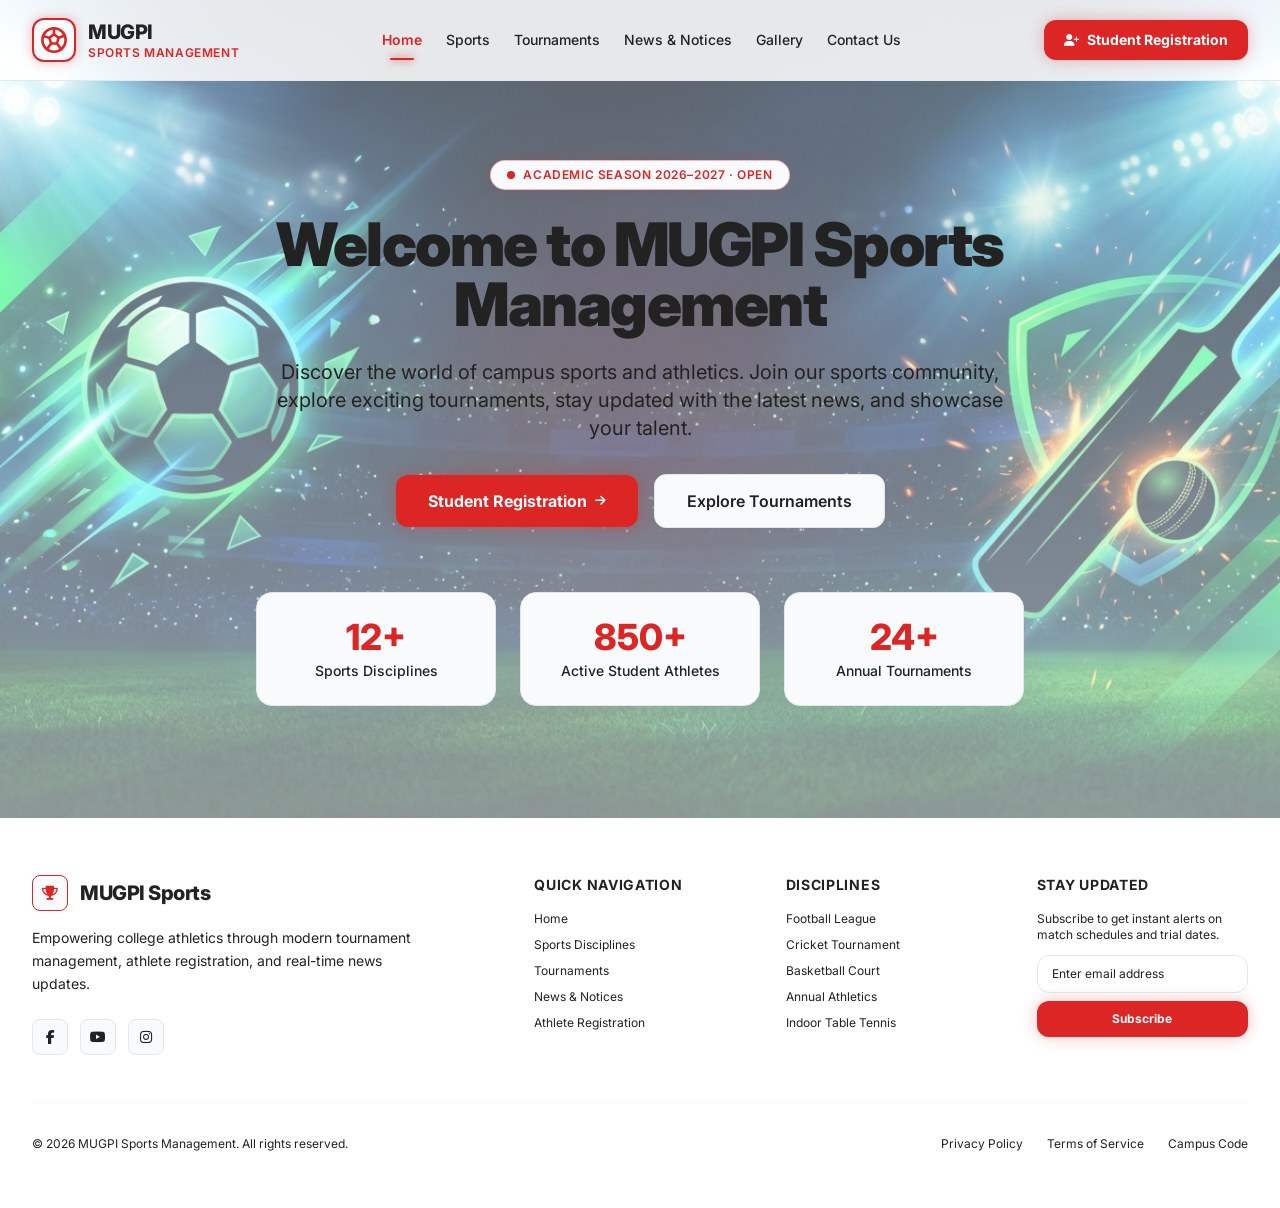
<file: index.html>
<!DOCTYPE html>
<html lang="en">
<head>
  <meta charset="UTF-8" />
  <meta name="viewport" content="width=device-width, initial-scale=1.0" />

  <meta name="description" content="MUGPI Sports Management – The official college sports platform for teams, tournaments, news, gallery, and student athlete registration." />

  <title>MUGPI Sports Management | Campus Athletics &amp; Tournaments</title>

  <!-- Bootstrap 5 -->
  <link rel="stylesheet" href="https://cdn.jsdelivr.net/npm/bootstrap@5.3.3/dist/css/bootstrap.min.css" />

  <!-- Font Awesome -->
  <link rel="stylesheet" href="https://cdnjs.cloudflare.com/ajax/libs/font-awesome/6.4.0/css/all.min.css" />

  <!-- Google Font -->
  <link rel="preconnect" href="https://fonts.googleapis.com" />
  <link rel="preconnect" href="https://fonts.gstatic.com" crossorigin />

  <link href="https://fonts.googleapis.com/css2?family=Inter:wght@300;400;500;600;700;800;900&display=swap" rel="stylesheet" />

  <!-- Custom CSS -->
  <link rel="stylesheet" href="css/style.css" />
  <link rel="stylesheet" href="css/responsive.css" />

</head>

<body>

  <!-- HEADER / NAVIGATION -->
  <header id="main-header" class="site-header">

    <div class="header-inner">

      <!-- BRAND -->
      <a href="index.html" class="brand" aria-label="MUGPI Sports Management Home">

        <div class="brand-logo">
          <svg viewBox="0 0 24 24" fill="none" stroke="currentColor"
            stroke-width="2.2" stroke-linecap="round" stroke-linejoin="round">

            <path d="M12 22C17.5228 22 22 17.5228 22 12C22 6.47715 17.5228 2 12 2C6.47715 2 2 6.47715 2 12C2 17.5228 6.47715 22 12 22Z"/>

            <path d="m12 7 4 3-1.5 5h-5L8 10z"/>

            <path d="M12 2v5M16 10l4.3-1.4M14.5 15l2.7 3.6M9.5 15l-2.7 3.6M8 10l-4.3-1"/>
          </svg>
        </div>

        <div class="brand-text">
          <span class="brand-name">MUGPI</span>
          <span class="brand-sub">Sports Management</span>
        </div>

      </a>


      <!-- DESKTOP NAVIGATION -->
      <nav class="main-nav" aria-label="Desktop Navigation">

        <a href="index.html" class="nav-item-link active" aria-current="page">Home</a>

        <a href="sports.html" class="nav-item-link">Sports</a>

        <a href="tournament.html" class="nav-item-link">Tournaments</a>

        <a href="news.html" class="nav-item-link">News &amp; Notices</a>

        <a href="gallery.html" class="nav-item-link">Gallery</a>

        <a href="about.html" class="nav-item-link">Contact Us</a>

      </nav>


      <!-- HEADER BUTTON -->
      <div class="header-cta">

        <a href="registration.html" class="neon-btn">
          <i class="fas fa-user-plus"></i>
          <span>Student Registration</span>
        </a>

      </div>


      <!-- MOBILE MENU BUTTON -->
      <button id="mobile-menu-btn"
        class="menu-btn"
        type="button"
        aria-label="Toggle Navigation Menu"
        aria-expanded="false">

        <i id="hamburger-icon" class="fas fa-bars"></i>

      </button>

    </div>

  </header>


  <!-- MOBILE NAVIGATION DRAWER -->
  <div id="mobile-drawer" class="mobile-drawer">

    <div>

      <div class="drawer-top">

        <span class="drawer-title">Navigation</span>

        <button id="close-drawer-btn"
          class="drawer-close"
          type="button"
          aria-label="Close menu">

          <i class="fas fa-times"></i>

        </button>

      </div>


      <!-- MOBILE LINKS -->
      <nav class="drawer-nav" aria-label="Mobile Navigation">

        <a href="index.html" class="mobile-nav-link">
          <i class="fas fa-home"></i>
          <span>Home</span>
        </a>

        <a href="sports.html" class="mobile-nav-link">
          <i class="fas fa-futbol"></i>
          <span>Sports</span>
        </a>

        <a href="tournament.html" class="mobile-nav-link">
          <i class="fas fa-trophy"></i>
          <span>Tournaments</span>
        </a>

        <a href="news.html" class="mobile-nav-link">
          <i class="fas fa-bullhorn"></i>
          <span>News &amp; Notices</span>
        </a>

        <a href="gallery.html" class="mobile-nav-link">
          <i class="fas fa-images"></i>
          <span>Gallery</span>
        </a>

        <a href="about.html" class="mobile-nav-link">
          <i class="fas fa-info-circle"></i>
          <span>About Us</span>
        </a>

      </nav>

    </div>


    <!-- DRAWER BUTTON -->
    <div class="drawer-bottom">

      <a href="registration.html" class="drawer-cta neon-btn">
        <i class="fas fa-user-plus"></i>
        Register Now
      </a>

    </div>

  </div>


  <!-- MOBILE BACKDROP -->
  <div id="mobile-backdrop" class="mobile-backdrop"></div>


  <!-- MAIN CONTENT -->
  <main id="main-content" class="site-main">


    <!-- HERO SECTION -->
    <section id="home" class="hero">

      <!-- HERO LOGO IMAGE -->
      <!-- <img
        src="css/m.jpg"
        alt="MUGPI Sports Management Logo"
        class="hero-logo"
      /> -->


      <!-- BACKGROUND GLOW -->
      <div class="hero-glow hero-glow--green"></div>

      <div class="hero-glow hero-glow--blue"></div>


      <div class="site-container hero-inner">

        <div class="hero-content text-center">


          <!-- ACADEMIC BADGE -->
          <div class="hero-badge">

            <span class="hero-badge-dot"></span>

            <span>Academic Season 2026–2027 · Open</span>

          </div>


          <!-- HERO TITLE -->
          <h1 class="hero-title">
            Welcome to MUGPI Sports Management
          </h1>


          <!-- HERO DESCRIPTION -->
          <p class="hero-lead">
            Discover the world of campus sports and athletics.
            Join our sports community, explore exciting tournaments,
            stay updated with the latest news, and showcase your talent.
          </p>


          <!-- HERO BUTTONS -->
          <div class="hero-actions">

            <a href="registration.html" class="neon-btn btn-neon-lg">

              <span>Student Registration</span>

              <i class="fas fa-arrow-right"></i>

            </a>


            <a href="tournament.html" class="btn-ghost-dark">

              Explore Tournaments

            </a>

          </div>


          <!-- STATISTICS -->
          <div class="stats-grid">


            <div class="stat-card text-center neon-border-hover">

              <div class="stat-number" id="stat-sports">
                12+
              </div>

              <div class="stat-label">
                Sports Disciplines
              </div>

            </div>


            <div class="stat-card text-center neon-border-hover">

              <div class="stat-number" id="stat-athletes">
                850+
              </div>

              <div class="stat-label">
                Active Student Athletes
              </div>

            </div>


            <div class="stat-card text-center neon-border-hover">

              <div class="stat-number" id="stat-events">
                24+
              </div>

              <div class="stat-label">
                Annual Tournaments
              </div>

            </div>


          </div>

        </div>

      </div>

    </section>

  </main>



  <!-- FOOTER -->
  <footer class="site-footer">

    <div class="site-container footer-inner">

      <div class="footer-grid">


        <!-- FOOTER BRAND -->
        <div class="footer-brand">

          <div class="footer-brand-row">

            <div class="footer-logo">
              <i class="fas fa-trophy"></i>
            </div>

            <span class="footer-brand-name">
              MUGPI Sports
            </span>

          </div>


          <p class="footer-about">
            Empowering college athletics through modern tournament
            management, athlete registration, and real-time news updates.
          </p>


          <!-- SOCIAL LINKS -->
          <div class="footer-social">

            <a href="#" aria-label="Facebook">
              <i class="fab fa-facebook-f"></i>
            </a>

            <a href="#" aria-label="YouTube">
              <i class="fab fa-youtube"></i>
            </a>

            <a href="#" aria-label="Instagram">
              <i class="fab fa-instagram"></i>
            </a>

          </div>

        </div>



        <!-- QUICK NAVIGATION -->
        <div>

          <h4 class="footer-heading">
            Quick Navigation
          </h4>

          <ul class="footer-links">

            <li><a href="index.html">Home</a></li>

            <li><a href="sports.html">Sports Disciplines</a></li>

            <li><a href="tournament.html">Tournaments</a></li>

            <li><a href="news.html">News &amp; Notices</a></li>

            <li><a href="registration.html">Athlete Registration</a></li>

          </ul>

        </div>



        <!-- DISCIPLINES -->
        <div>

          <h4 class="footer-heading">
            Disciplines
          </h4>

          <ul class="footer-links">

            <li><a href="sports.html">Football League</a></li>

            <li><a href="sports.html">Cricket Tournament</a></li>

            <li><a href="sports.html">Basketball Court</a></li>

            <li><a href="sports.html">Annual Athletics</a></li>

            <li><a href="sports.html">Indoor Table Tennis</a></li>

          </ul>

        </div>



        <!-- NEWSLETTER -->
        <div>

          <h4 class="footer-heading">
            Stay Updated
          </h4>

          <p class="footer-note">
            Subscribe to get instant alerts on match schedules and trial dates.
          </p>


          <form id="newsletter-form" class="newsletter-form">

            <input
              type="email"
              required
              placeholder="Enter email address"
              class="custom-input newsletter-input"
            />

            <button type="submit" class="neon-btn newsletter-btn">
              Subscribe
            </button>

          </form>

        </div>


      </div>



      <!-- FOOTER BOTTOM -->
      <div class="footer-bottom">

        <p>
          &copy; 2026 MUGPI Sports Management. All rights reserved.
        </p>


        <div class="footer-legal">

          <a href="#">Privacy Policy</a>

          <a href="#">Terms of Service</a>

          <a href="#">Campus Code</a>

        </div>

      </div>

    </div>

  </footer>



  <!-- JAVASCRIPT -->
  <script src="js/main.js"></script>

</body>
</html>
</file>
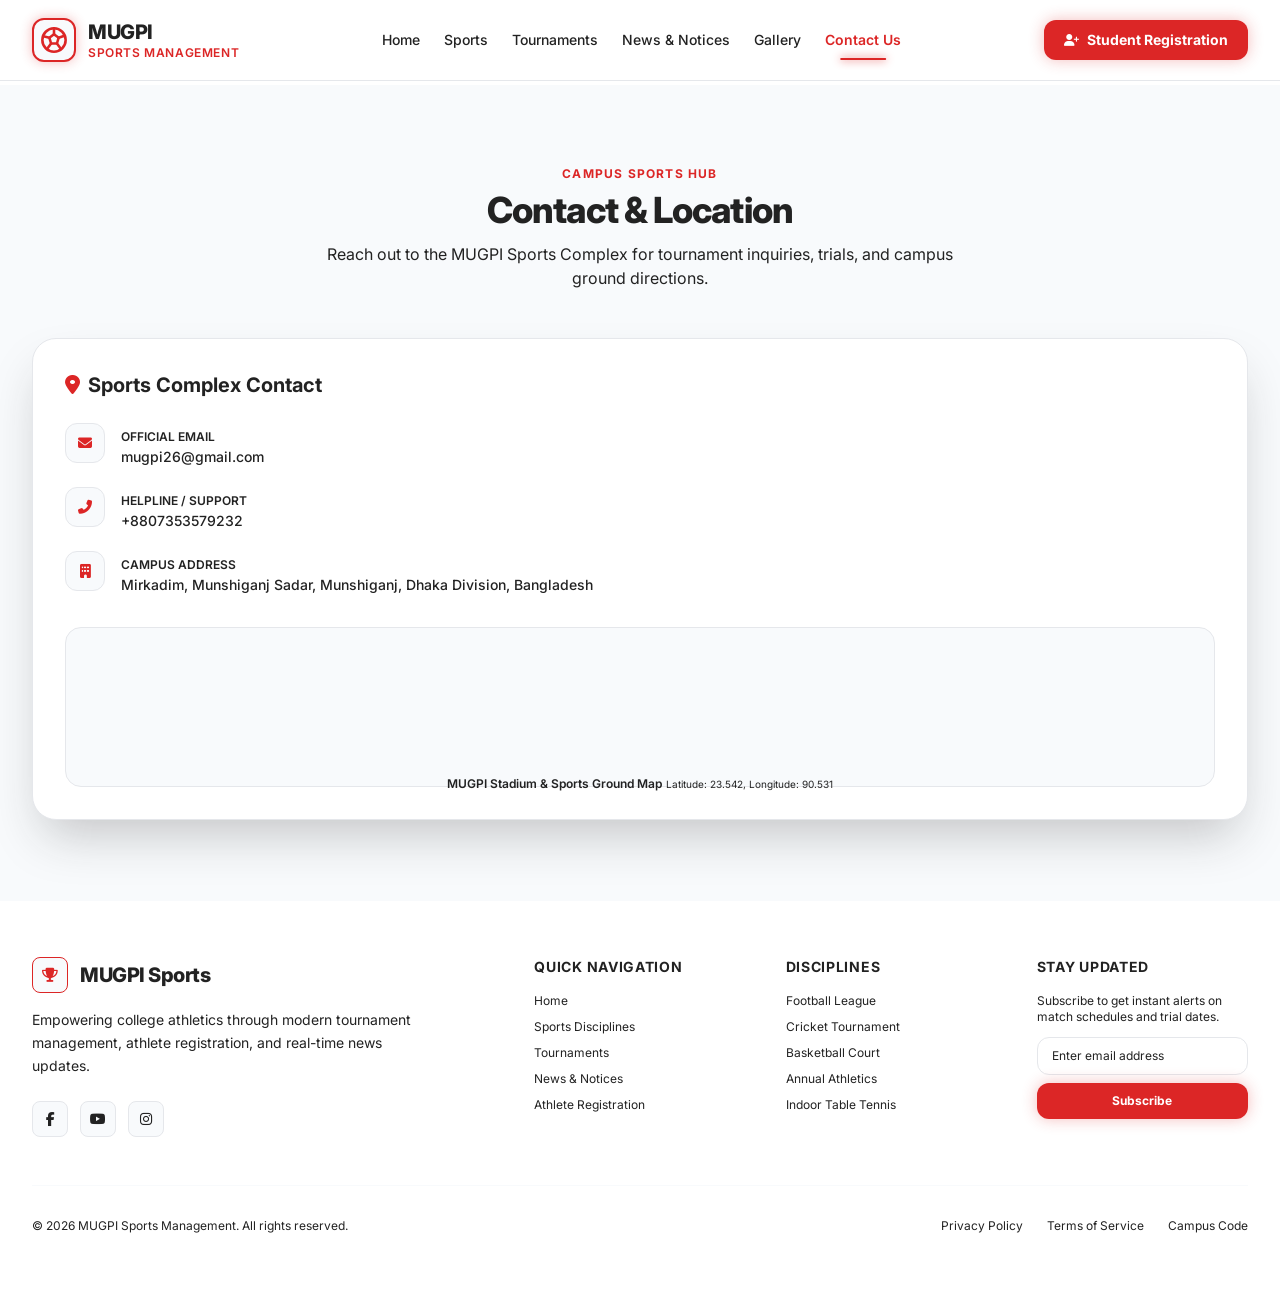
<file: about.html>
<!DOCTYPE html>
<html lang="en">
<head>
  <meta charset="UTF-8" />
  <meta name="viewport" content="width=device-width, initial-scale=1.0" />
  <meta name="description" content="MUGPI Sports Management – The official college sports platform for teams, tournaments, news, gallery, and student athlete registration." />
  <title>About Us | Campus Athletics &amp; Tournaments</title>

  <!-- Bootstrap 5 -->
  <link rel="stylesheet" href="https://cdn.jsdelivr.net/npm/bootstrap@5.3.3/dist/css/bootstrap.min.css" />
  <!-- Font Awesome Icons -->
  <link rel="stylesheet" href="https://cdnjs.cloudflare.com/ajax/libs/font-awesome/6.4.0/css/all.min.css" />
  <!-- Inter Google Font -->
  <link rel="preconnect" href="https://fonts.googleapis.com" />
  <link rel="preconnect" href="https://fonts.gstatic.com" crossorigin />
  <link href="https://fonts.googleapis.com/css2?family=Inter:wght@300;400;500;600;700;800;900&amp;display=swap" rel="stylesheet" />
  <!-- Site styles (loaded after Bootstrap so custom CSS takes priority) -->
  <link rel="stylesheet" href="css/style.css" />
  <link rel="stylesheet" href="css/responsive.css" />
</head>
<body class="inner-page">

  <!-- ===================== HEADER / NAVIGATION ===================== -->
  <header id="main-header" class="site-header">
    <div class="header-inner">

      <a href="index.html" class="brand" aria-label="MUGPI Sports Management Home">
        <div class="brand-logo">
          <svg viewBox="0 0 24 24" fill="none" stroke="currentColor" stroke-width="2.2" stroke-linecap="round" stroke-linejoin="round">
            <path d="M12 22C17.5228 22 22 17.5228 22 12C22 6.47715 17.5228 2 12 2C6.47715 2 2 6.47715 2 12C2 17.5228 6.47715 22 12 22Z"/>
            <path d="m12 7 4 3-1.5 5h-5L8 10z"/>
            <path d="M12 2v5M16 10l4.3-1.4M14.5 15l2.7 3.6M9.5 15l-2.7 3.6M8 10l-4.3-1"/>
          </svg>
        </div>
        <div class="brand-text">
          <span class="brand-name">MUGPI</span>
          <span class="brand-sub">Sports Management</span>
        </div>
      </a>

      <nav class="main-nav" aria-label="Desktop Navigation">
        <a href="index.html" class="nav-item-link">Home</a>
        <a href="sports.html" class="nav-item-link">Sports</a>
        <a href="tournament.html" class="nav-item-link">Tournaments</a>
        <a href="news.html" class="nav-item-link">News &amp; Notices</a>
        <a href="gallery.html" class="nav-item-link">Gallery</a>
        <a href="about.html" class="nav-item-link active" aria-current="page">Contact Us</a>
      </nav>

      <div class="header-cta">
        <a href="registration.html" class="neon-btn">
          <i class="fas fa-user-plus"></i>
          <span>Student Registration</span>
        </a>
      </div>

      <button id="mobile-menu-btn" class="menu-btn" type="button" aria-label="Toggle Navigation Menu" aria-expanded="false">
        <i id="hamburger-icon" class="fas fa-bars"></i>
      </button>
    </div>
  </header>

  <!-- Mobile Navigation Drawer -->
  <div id="mobile-drawer" class="mobile-drawer">
    <div>
      <div class="drawer-top">
        <span class="drawer-title">Navigation</span>
        <button id="close-drawer-btn" class="drawer-close" type="button" aria-label="Close menu">
          <i class="fas fa-times"></i>
        </button>
      </div>
      <nav class="drawer-nav" aria-label="Mobile Navigation">
        <a href="index.html" class="mobile-nav-link">
          <i class="fas fa-home"></i>
          <span>Home</span>
        </a>
        <a href="sports.html" class="mobile-nav-link">
          <i class="fas fa-futbol"></i>
          <span>Sports</span>
        </a>
        <a href="tournament.html" class="mobile-nav-link">
          <i class="fas fa-trophy"></i>
          <span>Tournaments</span>
        </a>
        <a href="news.html" class="mobile-nav-link">
          <i class="fas fa-bullhorn"></i>
          <span>News &amp; Notices</span>
        </a>
        <a href="gallery.html" class="mobile-nav-link">
          <i class="fas fa-images"></i>
          <span>Gallery</span>
        </a>
        <a href="about.html" class="mobile-nav-link">
          <i class="fas fa-info-circle"></i>
          <span>About Us</span>
        </a>
      </nav>
    </div>

    <div class="drawer-bottom">
      <a href="registration.html" class="drawer-cta neon-btn">
        <i class="fas fa-user-plus"></i>Register Now
      </a>
    </div>
  </div>

  <!-- Mobile Backdrop -->
  <div id="mobile-backdrop" class="mobile-backdrop"></div>

  <main id="main-content" class="site-main">

    <!-- CENTERED CONTACT SECTION -->
    <section id="about-us" class="page-section bg-about">
      <div class="site-container">

        <div class="section-head section-head--md">
          <p class="eyebrow">Campus Sports Hub</p>
          <h1 class="section-title section-title--responsive">Contact &amp; Location</h1>
          <p class="section-desc">Reach out to the MUGPI Sports Complex for tournament inquiries, trials, and campus ground directions.</p>
        </div>

        <div class="contact-center-wrap">
          <div class="contact-card contact-card--centered">
            <h2 class="contact-title">
              <i class="fas fa-map-marker-alt"></i>
              <span>Sports Complex Contact</span>
            </h2>

            <div class="contact-list">
              <div class="contact-row">
                <div class="contact-icon">
                  <i class="fas fa-envelope"></i>
                </div>
                <div>
                  <span class="contact-label">Official Email</span>
                  <p class="contact-value">mugpi26@gmail.com</p>
                </div>
              </div>

              <div class="contact-row">
                <div class="contact-icon">
                  <i class="fas fa-phone-alt"></i>
                </div>
                <div>
                  <span class="contact-label">Helpline / Support</span>
                  <p class="contact-value">+8807353579232</p>
                </div>
              </div>

              <div class="contact-row">
                <div class="contact-icon">
                  <i class="fas fa-building"></i>
                </div>
                <div>
                  <span class="contact-label">Campus Address</span>
                  <p class="contact-value">Mirkadim, Munshiganj Sadar, Munshiganj, Dhaka Division, Bangladesh</p>
                </div>
              </div>
            </div>

            <div class="map-box map-box--embed">
              <iframe
                src="https://www.google.com/maps/embed?pb=!1m18!1m12!1m3!1d3656.9833406626367!2d90.48588219999999!3d23.569041799999997!2m3!1f0!2f0!3f0!3m2!1i1024!2i768!4f13.1!3m3!1m2!1s0x3755afd4fdfaf20d%3A0x6cf0a23eb7ac2445!2sMunshiganj%20Polytechnic%20Institute!5e0!3m2!1sen!2sbd!4v1794914520720!5m2!1sen!2sbd"
                width="100%"
                height="240"
                style="border:0;"
                allowfullscreen=""
                loading="lazy"
                referrerpolicy="strict-origin-when-cross-origin"
                title="MUGPI Stadium &amp; Sports Ground Map">
              </iframe>
              <div class="map-meta">
                <span class="map-title">MUGPI Stadium &amp; Sports Ground Map</span>
                <span class="map-coords">Latitude: 23.542, Longitude: 90.531</span>
              </div>
            </div>
          </div>
        </div>

      </div>
    </section>

  </main>

  <!-- ===================== FOOTER ===================== -->
  <footer class="site-footer">
    <div class="site-container footer-inner">
      <div class="footer-grid">

        <div class="footer-brand">
          <div class="footer-brand-row">
            <div class="footer-logo"><i class="fas fa-trophy"></i></div>
            <span class="footer-brand-name">MUGPI Sports</span>
          </div>
          <p class="footer-about">
            Empowering college athletics through modern tournament management, athlete registration, and real-time news updates.
          </p>
          <div class="footer-social">
            <a href="#" aria-label="Facebook"><i class="fab fa-facebook-f"></i></a>
            <a href="#" aria-label="YouTube"><i class="fab fa-youtube"></i></a>
            <a href="#" aria-label="Instagram"><i class="fab fa-instagram"></i></a>
          </div>
        </div>

        <div>
          <h4 class="footer-heading">Quick Navigation</h4>
          <ul class="footer-links">
            <li><a href="index.html">Home</a></li>
            <li><a href="sports.html">Sports Disciplines</a></li>
            <li><a href="tournament.html">Tournaments</a></li>
            <li><a href="news.html">News &amp; Notices</a></li>
            <li><a href="registration.html">Athlete Registration</a></li>
          </ul>
        </div>

        <div>
          <h4 class="footer-heading">Disciplines</h4>
          <ul class="footer-links">
            <li><a href="sports.html">Football League</a></li>
            <li><a href="sports.html">Cricket Tournament</a></li>
            <li><a href="sports.html">Basketball Court</a></li>
            <li><a href="sports.html">Annual Athletics</a></li>
            <li><a href="sports.html">Indoor Table Tennis</a></li>
          </ul>
        </div>

        <div>
          <h4 class="footer-heading">Stay Updated</h4>
          <p class="footer-note">Subscribe to get instant alerts on match schedules and trial dates.</p>
          <form id="newsletter-form" class="newsletter-form">
            <input type="email" required placeholder="Enter email address" class="custom-input newsletter-input" />
            <button type="submit" class="neon-btn newsletter-btn">Subscribe</button>
          </form>
        </div>

      </div>

      <div class="footer-bottom">
        <p>&copy; 2026 MUGPI Sports Management. All rights reserved.</p>
        <div class="footer-legal">
          <a href="#">Privacy Policy</a>
          <a href="#">Terms of Service</a>
          <a href="#">Campus Code</a>
        </div>
      </div>
    </div>
  </footer>

  <script src="js/main.js"></script>
</body>
</html>
</file>
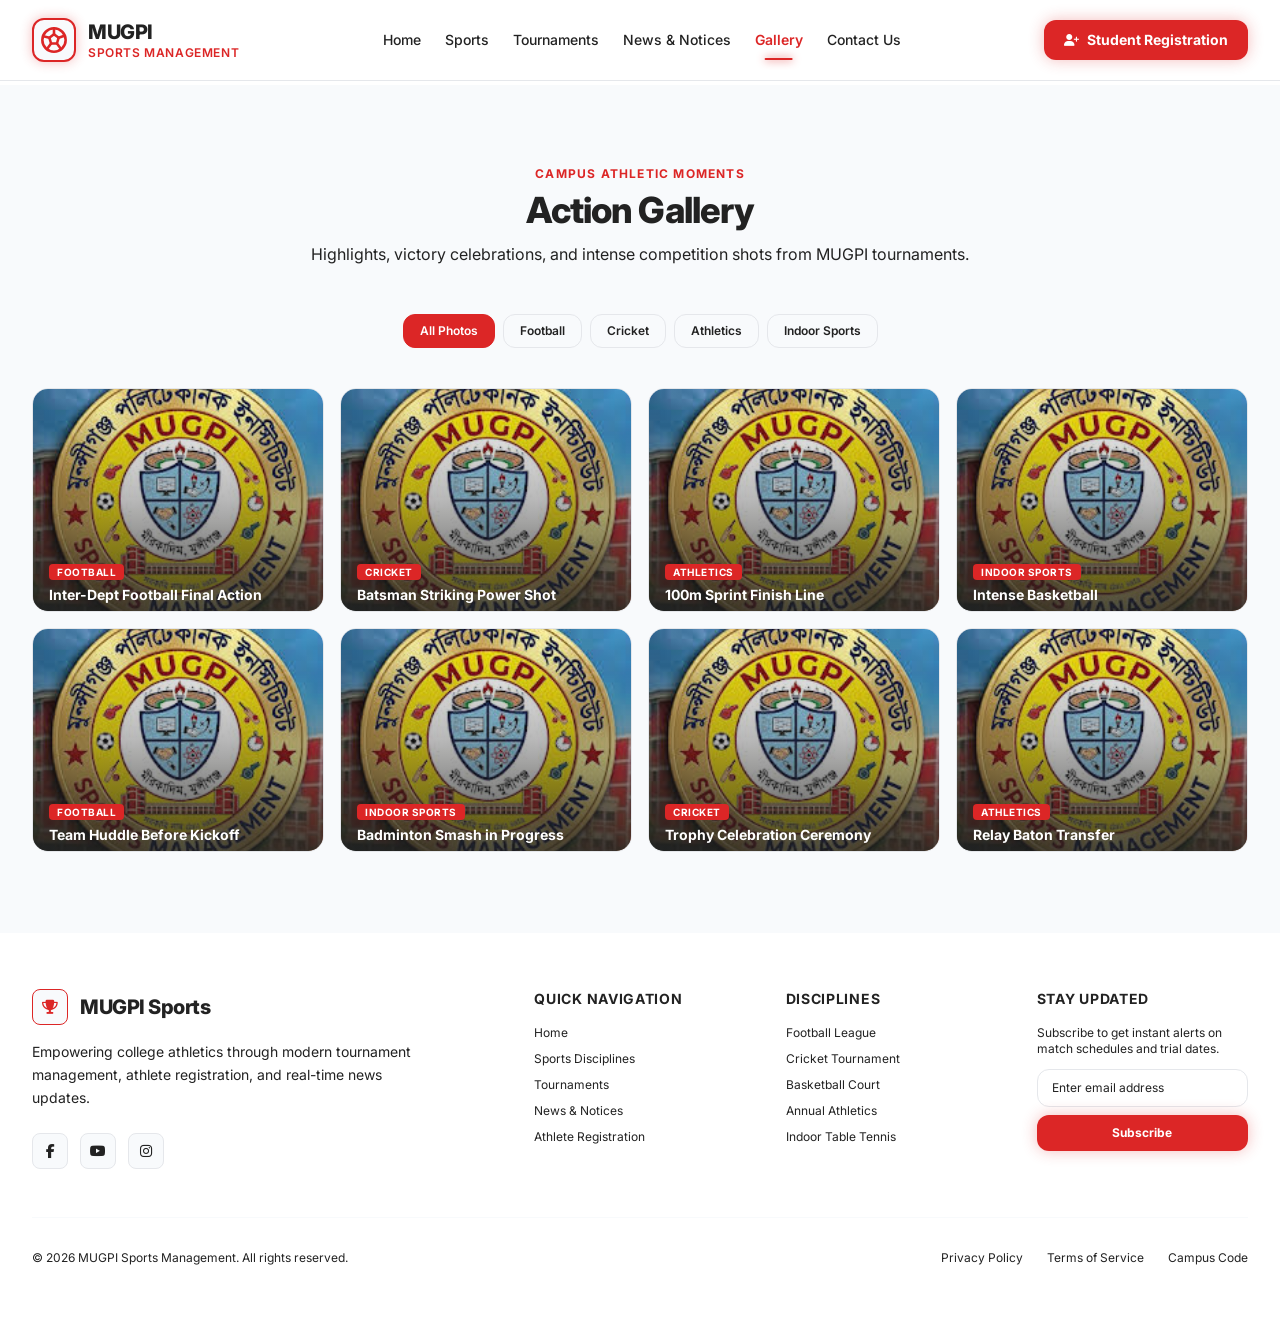
<file: gallery.html>
<!DOCTYPE html>
<html lang="en">
<head>
  <meta charset="UTF-8" />
  <meta name="viewport" content="width=device-width, initial-scale=1.0" />
  <meta name="description" content="MUGPI Sports Management – The official college sports platform for teams, tournaments, news, gallery, and student athlete registration." />
  <title>Gallery | Campus Athletics &amp; Tournaments</title>

  <!-- Bootstrap 5 -->
  <link rel="stylesheet" href="https://cdn.jsdelivr.net/npm/bootstrap@5.3.3/dist/css/bootstrap.min.css" />

  <!-- Font Awesome Icons -->
  <link rel="stylesheet" href="https://cdnjs.cloudflare.com/ajax/libs/font-awesome/6.4.0/css/all.min.css" />

  <!-- Inter Google Font -->
  <link rel="preconnect" href="https://fonts.googleapis.com" />
  <link rel="preconnect" href="https://fonts.gstatic.com" crossorigin />
  <link href="https://fonts.googleapis.com/css2?family=Inter:wght@300;400;500;600;700;800;900&amp;display=swap" rel="stylesheet" />

  <!-- Site Styles -->
  <link rel="stylesheet" href="css/style.css" />
  <link rel="stylesheet" href="css/responsive.css" />
</head>

<body class="inner-page">

  <!-- HEADER / NAVIGATION -->
  <header id="main-header" class="site-header">
    <div class="header-inner">

      <a href="index.html" class="brand" aria-label="MUGPI Sports Management Home">
        <div class="brand-logo">
          <svg viewBox="0 0 24 24" fill="none" stroke="currentColor" stroke-width="2.2" stroke-linecap="round" stroke-linejoin="round">
            <path d="M12 22C17.5228 22 22 17.5228 22 12C22 6.47715 17.5228 2 12 2C6.47715 2 2 6.47715 2 12C2 17.5228 6.47715 22 12 22Z"/>
            <path d="m12 7 4 3-1.5 5h-5L8 10z"/>
            <path d="M12 2v5M16 10l4.3-1.4M14.5 15l2.7 3.6M9.5 15l-2.7 3.6M8 10l-4.3-1"/>
          </svg>
        </div>

        <div class="brand-text">
          <span class="brand-name">MUGPI</span>
          <span class="brand-sub">Sports Management</span>
        </div>
      </a>

      <nav class="main-nav" aria-label="Desktop Navigation">
        <a href="index.html" class="nav-item-link">Home</a>
        <a href="sports.html" class="nav-item-link">Sports</a>
        <a href="tournament.html" class="nav-item-link">Tournaments</a>
        <a href="news.html" class="nav-item-link">News &amp; Notices</a>
        <a href="gallery.html" class="nav-item-link active" aria-current="page">Gallery</a>
        <a href="about.html" class="nav-item-link">Contact Us</a>
      </nav>

      <div class="header-cta">
        <a href="registration.html" class="neon-btn">
          <i class="fas fa-user-plus"></i>
          <span>Student Registration</span>
        </a>
      </div>

      <button id="mobile-menu-btn" class="menu-btn" type="button" aria-label="Toggle Navigation Menu" aria-expanded="false">
        <i id="hamburger-icon" class="fas fa-bars"></i>
      </button>

    </div>
  </header>

  <!-- Mobile Navigation Drawer -->
  <div id="mobile-drawer" class="mobile-drawer">
    <div>
      <div class="drawer-top">
        <span class="drawer-title">Navigation</span>
        <button id="close-drawer-btn" class="drawer-close" type="button" aria-label="Close menu">
          <i class="fas fa-times"></i>
        </button>
      </div>

      <nav class="drawer-nav" aria-label="Mobile Navigation">
        <a href="index.html" class="mobile-nav-link">
          <i class="fas fa-home"></i>
          <span>Home</span>
        </a>

        <a href="sports.html" class="mobile-nav-link">
          <i class="fas fa-futbol"></i>
          <span>Sports</span>
        </a>

        <a href="tournament.html" class="mobile-nav-link">
          <i class="fas fa-trophy"></i>
          <span>Tournaments</span>
        </a>

        <a href="news.html" class="mobile-nav-link">
          <i class="fas fa-bullhorn"></i>
          <span>News &amp; Notices</span>
        </a>

        <a href="gallery.html" class="mobile-nav-link">
          <i class="fas fa-images"></i>
          <span>Gallery</span>
        </a>

        <a href="about.html" class="mobile-nav-link">
          <i class="fas fa-info-circle"></i>
          <span>About Us</span>
        </a>
      </nav>
    </div>

    <div class="drawer-bottom">
      <a href="registration.html" class="drawer-cta neon-btn">
        <i class="fas fa-user-plus"></i>Register Now
      </a>
    </div>
  </div>

  <!-- Mobile Backdrop -->
  <div id="mobile-backdrop" class="mobile-backdrop"></div>

  <main id="main-content" class="site-main">

    <!-- GALLERY SECTION -->
    <section id="gallery" class="page-section bg-gallery">
      <div class="site-container">

        <div class="section-head text-center section-head--md">
          <p class="eyebrow">Campus Athletic Moments</p>
          <h2 class="section-title section-title--responsive">Action Gallery</h2>
          <p class="section-desc">
            Highlights, victory celebrations, and intense competition shots from MUGPI tournaments.
          </p>
        </div>

        <!-- Gallery Filters -->
        <div class="gallery-filters" id="gallery-filter-btns">
          <button type="button" data-cat="all" class="filter-btn gallery-cat-btn active">All Photos</button>
          <button type="button" data-cat="football" class="filter-btn gallery-cat-btn">Football</button>
          <button type="button" data-cat="cricket" class="filter-btn gallery-cat-btn">Cricket</button>
          <button type="button" data-cat="athletics" class="filter-btn gallery-cat-btn">Athletics</button>
          <button type="button" data-cat="indoor" class="filter-btn gallery-cat-btn">Indoor Sports</button>
        </div>

        <!-- Gallery Images -->
        <div id="gallery-grid-container" class="gallery-grid">

          <div class="gallery-item" role="button" tabindex="0"
            data-category="football"
            data-img="mupi.jpg"
            data-title="Inter-Dept Football Final Action"
            data-tag="Football">

            <img src="mupi.jpg" alt="Inter-Dept Football Final Action" loading="lazy" class="gallery-img" />
            <div class="gallery-overlay"></div>
            <div class="gallery-caption">
              <span class="gallery-tag">Football</span>
              <h4 class="gallery-name">Inter-Dept Football Final Action</h4>
            </div>
          </div>

          <div class="gallery-item" role="button" tabindex="0"
            data-category="cricket"
            data-img="mupi.jpg"
            data-title="Batsman Striking Power Shot"
            data-tag="Cricket">

            <img src="mupi.jpg" alt="Batsman Striking Power Shot" loading="lazy" class="gallery-img" />
            <div class="gallery-overlay"></div>
            <div class="gallery-caption">
              <span class="gallery-tag">Cricket</span>
              <h4 class="gallery-name">Batsman Striking Power Shot</h4>
            </div>
          </div>

          <div class="gallery-item" role="button" tabindex="0"
            data-category="athletics"
            data-img="mupi.jpg"
            data-title="100m Sprint Finish Line"
            data-tag="Athletics">

            <img src="mupi.jpg" alt="100m Sprint Finish Line" loading="lazy" class="gallery-img" />
            <div class="gallery-overlay"></div>
            <div class="gallery-caption">
              <span class="gallery-tag">Athletics</span>
              <h4 class="gallery-name">100m Sprint Finish Line</h4>
            </div>
          </div>

          <div class="gallery-item" role="button" tabindex="0"
            data-category="indoor"
            data-img="mupi.jpg"
            data-title="Intense Basketball Slam Dunk"
            data-tag="Indoor Sports">

            <img src="mupi.jpg" alt="Intense Basketball Slam Dunk" loading="lazy" class="gallery-img" />
            <div class="gallery-overlay"></div>
            <div class="gallery-caption">
              <span class="gallery-tag">Indoor Sports</span>
              <h4 class="gallery-name">Intense Basketball </h4>
            </div>
          </div>

          <div class="gallery-item" role="button" tabindex="0"
            data-category="football"
            data-img="mupi.jpg"
            data-title="Team Huddle Before Kickoff"
            data-tag="Football">

            <img src="mupi.jpg" alt="Team Huddle Before Kickoff" loading="lazy" class="gallery-img" />
            <div class="gallery-overlay"></div>
            <div class="gallery-caption">
              <span class="gallery-tag">Football</span>
              <h4 class="gallery-name">Team Huddle Before Kickoff</h4>
            </div>
          </div>

          <div class="gallery-item" role="button" tabindex="0"
            data-category="indoor"
            data-img="mupi.jpg"
            data-title="Badminton Smash in Progress"
            data-tag="Indoor Sports">

            <img src="mupi.jpg" alt="Badminton Smash in Progress" loading="lazy" class="gallery-img" />
            <div class="gallery-overlay"></div>
            <div class="gallery-caption">
              <span class="gallery-tag">Indoor Sports</span>
              <h4 class="gallery-name">Badminton Smash in Progress</h4>
            </div>
          </div>

          <div class="gallery-item" role="button" tabindex="0"
            data-category="cricket"
            data-img="mupi.jpg"
            data-title="Trophy Celebration Ceremony"
            data-tag="Cricket">

            <img src="mupi.jpg" alt="Trophy Celebration Ceremony" loading="lazy" class="gallery-img" />
            <div class="gallery-overlay"></div>
            <div class="gallery-caption">
              <span class="gallery-tag">Cricket</span>
              <h4 class="gallery-name">Trophy Celebration Ceremony</h4>
            </div>
          </div>

          <div class="gallery-item" role="button" tabindex="0"
            data-category="athletics"
            data-img="mupi.jpg"
            data-title="Relay Baton Transfer"
            data-tag="Athletics">

            <img src="mupi.jpg" alt="Relay Baton Transfer" loading="lazy" class="gallery-img" />
            <div class="gallery-overlay"></div>
            <div class="gallery-caption">
              <span class="gallery-tag">Athletics</span>
              <h4 class="gallery-name">Relay Baton Transfer</h4>
            </div>
          </div>

        </div>
      </div>
    </section>

    <!-- LIGHTBOX MODAL FOR GALLERY -->
    <div id="gallery-modal" class="gallery-modal">
      <div class="gallery-modal-panel">

        <button id="close-modal-btn" class="gallery-modal-close" type="button" aria-label="Close preview">
          <i class="fas fa-times"></i>
        </button>

        <div class="gallery-modal-body">
          <img id="modal-img" alt="Gallery Preview" class="gallery-modal-img" />
        </div>

        <div class="gallery-modal-foot">
          <span id="modal-caption" class="gallery-modal-caption"></span>
          <span id="modal-tag" class="gallery-modal-tag"></span>
        </div>

      </div>
    </div>

  </main>

  <!-- FOOTER -->
  <footer class="site-footer">
    <div class="site-container footer-inner">
      <div class="footer-grid">

        <div class="footer-brand">
          <div class="footer-brand-row">
            <div class="footer-logo"><i class="fas fa-trophy"></i></div>
            <span class="footer-brand-name">MUGPI Sports</span>
          </div>

          <p class="footer-about">
            Empowering college athletics through modern tournament management, athlete registration, and real-time news updates.
          </p>

          <div class="footer-social">
            <a href="#" aria-label="Facebook"><i class="fab fa-facebook-f"></i></a>
            <a href="#" aria-label="YouTube"><i class="fab fa-youtube"></i></a>
            <a href="#" aria-label="Instagram"><i class="fab fa-instagram"></i></a>
          </div>
        </div>

        <div>
          <h4 class="footer-heading">Quick Navigation</h4>
          <ul class="footer-links">
            <li><a href="index.html">Home</a></li>
            <li><a href="sports.html">Sports Disciplines</a></li>
            <li><a href="tournament.html">Tournaments</a></li>
            <li><a href="news.html">News &amp; Notices</a></li>
            <li><a href="registration.html">Athlete Registration</a></li>
          </ul>
        </div>

        <div>
          <h4 class="footer-heading">Disciplines</h4>
          <ul class="footer-links">
            <li><a href="sports.html">Football League</a></li>
            <li><a href="sports.html">Cricket Tournament</a></li>
            <li><a href="sports.html">Basketball Court</a></li>
            <li><a href="sports.html">Annual Athletics</a></li>
            <li><a href="sports.html">Indoor Table Tennis</a></li>
          </ul>
        </div>

        <div>
          <h4 class="footer-heading">Stay Updated</h4>
          <p class="footer-note">
            Subscribe to get instant alerts on match schedules and trial dates.
          </p>

          <form id="newsletter-form" class="newsletter-form">
            <input type="email" required placeholder="Enter email address" class="custom-input newsletter-input" />
            <button type="submit" class="neon-btn newsletter-btn">Subscribe</button>
          </form>
        </div>

      </div>

      <div class="footer-bottom">
        <p>&copy; 2026 MUGPI Sports Management. All rights reserved.</p>

        <div class="footer-legal">
          <a href="#">Privacy Policy</a>
          <a href="#">Terms of Service</a>
          <a href="#">Campus Code</a>
        </div>
      </div>

    </div>
  </footer>

  <!-- JavaScript -->
  <script src="js/main.js"></script>

</body>
</html>
</file>
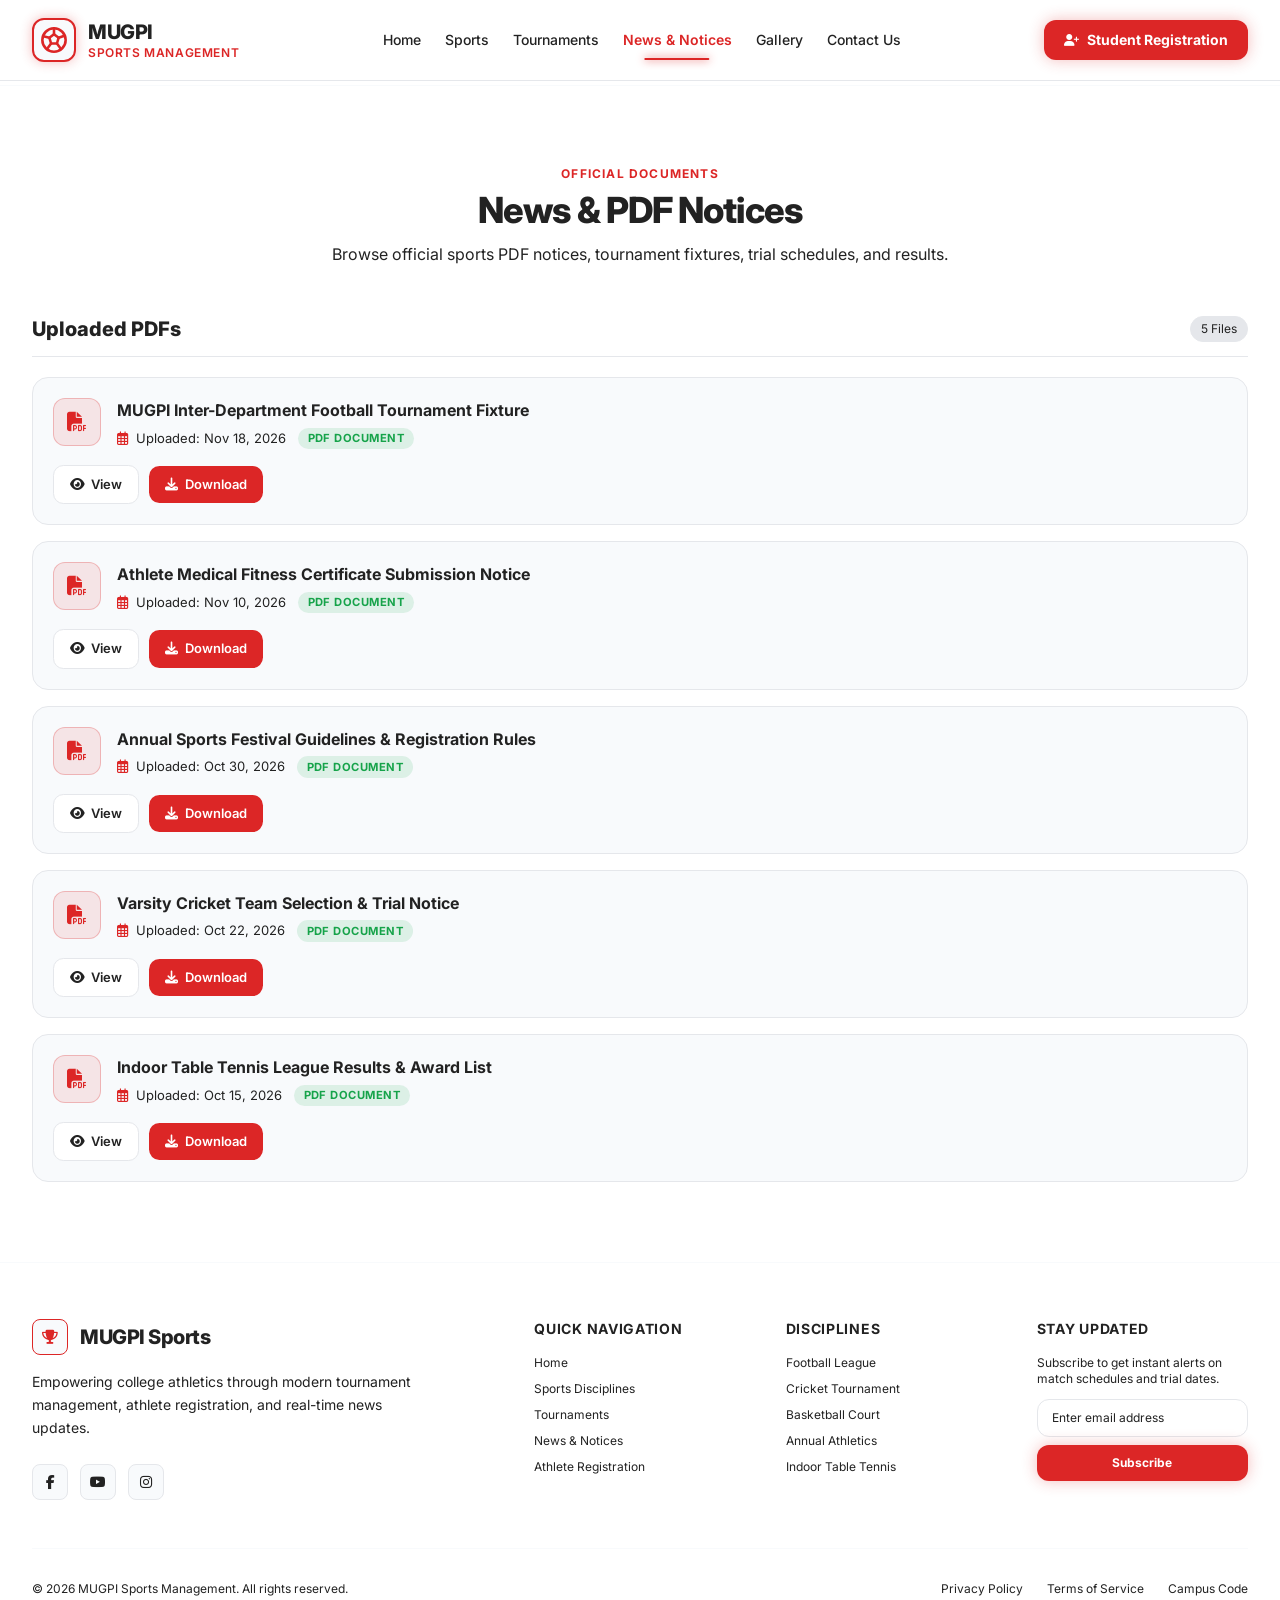
<file: news.html>
<!DOCTYPE html>
<html lang="en">
<head>
  <meta charset="UTF-8" />
  <meta name="viewport" content="width=device-width, initial-scale=1.0" />
  <meta name="description" content="MUGPI Sports Management – Official sports PDF notices, schedules, results, and updates." />
  <title>News &amp; Notices | MUGPI Sports Management</title>

  <!-- Bootstrap 5 -->
  <link rel="stylesheet" href="https://cdn.jsdelivr.net/npm/bootstrap@5.3.3/dist/css/bootstrap.min.css" />
  <!-- Font Awesome Icons -->
  <link rel="stylesheet" href="https://cdnjs.cloudflare.com/ajax/libs/font-awesome/6.4.0/css/all.min.css" />
  <!-- Inter Google Font -->
  <link rel="preconnect" href="https://fonts.googleapis.com" />
  <link rel="preconnect" href="https://fonts.gstatic.com" crossorigin />
  <link href="https://fonts.googleapis.com/css2?family=Inter:wght@300;400;500;600;700;800;900&amp;display=swap" rel="stylesheet" />
  <!-- Site styles -->
  <link rel="stylesheet" href="css/style.css" />
  <link rel="stylesheet" href="css/responsive.css" />
</head>
<body class="inner-page">

  <!-- ===================== HEADER / NAVIGATION ===================== -->
  <header id="main-header" class="site-header">
    <div class="header-inner">

      <a href="index.html" class="brand" aria-label="MUGPI Sports Management Home">
        <div class="brand-logo">
          <svg viewBox="0 0 24 24" fill="none" stroke="currentColor" stroke-width="2.2" stroke-linecap="round" stroke-linejoin="round">
            <path d="M12 22C17.5228 22 22 17.5228 22 12C22 6.47715 17.5228 2 12 2C6.47715 2 2 6.47715 2 12C2 17.5228 6.47715 22 12 22Z"/>
            <path d="m12 7 4 3-1.5 5h-5L8 10z"/>
            <path d="M12 2v5M16 10l4.3-1.4M14.5 15l2.7 3.6M9.5 15l-2.7 3.6M8 10l-4.3-1"/>
          </svg>
        </div>
        <div class="brand-text">
          <span class="brand-name">MUGPI</span>
          <span class="brand-sub">Sports Management</span>
        </div>
      </a>

      <nav class="main-nav" aria-label="Desktop Navigation">
        <a href="index.html" class="nav-item-link">Home</a>
        <a href="sports.html" class="nav-item-link">Sports</a>
        <a href="tournament.html" class="nav-item-link">Tournaments</a>
        <a href="news.html" class="nav-item-link active" aria-current="page">News &amp; Notices</a>
        <a href="gallery.html" class="nav-item-link">Gallery</a>
        <a href="about.html" class="nav-item-link">Contact Us</a>
      </nav>

      <div class="header-cta">
        <a href="registration.html" class="neon-btn">
          <i class="fas fa-user-plus"></i>
          <span>Student Registration</span>
        </a>
      </div>

      <button id="mobile-menu-btn" class="menu-btn" type="button" aria-label="Toggle Navigation Menu" aria-expanded="false">
        <i id="hamburger-icon" class="fas fa-bars"></i>
      </button>
    </div>
  </header>

  <!-- Mobile Navigation Drawer -->
  <div id="mobile-drawer" class="mobile-drawer">
    <div>
      <div class="drawer-top">
        <span class="drawer-title">Navigation</span>
        <button id="close-drawer-btn" class="drawer-close" type="button" aria-label="Close menu">
          <i class="fas fa-times"></i>
        </button>
      </div>
      <nav class="drawer-nav" aria-label="Mobile Navigation">
        <a href="index.html" class="mobile-nav-link">
          <i class="fas fa-home"></i>
          <span>Home</span>
        </a>
        <a href="sports.html" class="mobile-nav-link">
          <i class="fas fa-futbol"></i>
          <span>Sports</span>
        </a>
        <a href="tournament.html" class="mobile-nav-link">
          <i class="fas fa-trophy"></i>
          <span>Tournaments</span>
        </a>
        <a href="news.html" class="mobile-nav-link">
          <i class="fas fa-bullhorn"></i>
          <span>News &amp; Notices</span>
        </a>
        <a href="gallery.html" class="mobile-nav-link">
          <i class="fas fa-images"></i>
          <span>Gallery</span>
        </a>
        <a href="about.html" class="mobile-nav-link">
          <i class="fas fa-info-circle"></i>
          <span>About Us</span>
        </a>
      </nav>
    </div>

    <div class="drawer-bottom">
      <a href="registration.html" class="drawer-cta neon-btn">
        <i class="fas fa-user-plus"></i>Register Now
      </a>
    </div>
  </div>

  <!-- Mobile Backdrop -->
  <div id="mobile-backdrop" class="mobile-backdrop"></div>

  <main id="main-content" class="site-main">

    <!-- ===================== PDF NEWS & UPDATES SECTION ===================== -->
    <section id="pdf-updates" class="page-section bg-news">
      <div class="site-container">

        <div class="section-head section-head--md">
          <p class="eyebrow">Official Documents</p>
          <h1 class="section-title section-title--responsive">News &amp; PDF Notices</h1>
          <p class="section-desc">Browse official sports PDF notices, tournament fixtures, trial schedules, and results.</p>
        </div>

        <!-- PDF List -->
        <div class="pdf-list-wrap">
          <div class="pdf-list-header">
            <h2 class="pdf-list-heading">Uploaded PDFs</h2>
            <span id="pdf-count-badge" class="notice-badge">5 Files</span>
          </div>

          <div id="pdf-list-container" class="pdf-list">
            <!-- PDF Item 1 -->
            <article class="pdf-item neon-border-hover" data-pdf-url="assets/pdf/inter-dept-football-fixture.pdf">
              <div class="pdf-item-main">
                <div class="pdf-badge-icon">
                  <i class="fas fa-file-pdf"></i>
                </div>
                <div class="pdf-item-info">
                  <h3 class="pdf-item-title">MUGPI Inter-Department Football Tournament Fixture</h3>
                  <p class="pdf-item-meta">
                    <span><i class="far fa-calendar-alt"></i> Uploaded: Nov 18, 2026</span>
                    <span class="pdf-tag">PDF Document</span>
                  </p>
                </div>
              </div>

              <div class="pdf-item-actions">
                <button type="button" class="pdf-action-btn pdf-action-btn--view" data-action="view">
                  <i class="fas fa-eye"></i>
                  <span>View</span>
                </button>
                <a href="assets/pdf/inter-dept-football-fixture.pdf" download class="pdf-action-btn pdf-action-btn--download">
                  <i class="fas fa-download"></i>
                  <span>Download</span>
                </a>
              </div>
            </article>

            <!-- PDF Item 2 -->
            <article class="pdf-item neon-border-hover" data-pdf-url="assets/pdf/medical-fitness-notice.pdf">
              <div class="pdf-item-main">
                <div class="pdf-badge-icon">
                  <i class="fas fa-file-pdf"></i>
                </div>
                <div class="pdf-item-info">
                  <h3 class="pdf-item-title">Athlete Medical Fitness Certificate Submission Notice</h3>
                  <p class="pdf-item-meta">
                    <span><i class="far fa-calendar-alt"></i> Uploaded: Nov 10, 2026</span>
                    <span class="pdf-tag">PDF Document</span>
                  </p>
                </div>
              </div>

              <div class="pdf-item-actions">
                <button type="button" class="pdf-action-btn pdf-action-btn--view" data-action="view">
                  <i class="fas fa-eye"></i>
                  <span>View</span>
                </button>
                <a href="assets/pdf/medical-fitness-notice.pdf" download class="pdf-action-btn pdf-action-btn--download">
                  <i class="fas fa-download"></i>
                  <span>Download</span>
                </a>
              </div>
            </article>

            <!-- PDF Item 3 -->
            <article class="pdf-item neon-border-hover" data-pdf-url="assets/pdf/annual-sports-festival-rules.pdf">
              <div class="pdf-item-main">
                <div class="pdf-badge-icon">
                  <i class="fas fa-file-pdf"></i>
                </div>
                <div class="pdf-item-info">
                  <h3 class="pdf-item-title">Annual Sports Festival Guidelines &amp; Registration Rules</h3>
                  <p class="pdf-item-meta">
                    <span><i class="far fa-calendar-alt"></i> Uploaded: Oct 30, 2026</span>
                    <span class="pdf-tag">PDF Document</span>
                  </p>
                </div>
              </div>

              <div class="pdf-item-actions">
                <button type="button" class="pdf-action-btn pdf-action-btn--view" data-action="view">
                  <i class="fas fa-eye"></i>
                  <span>View</span>
                </button>
                <a href="assets/pdf/annual-sports-festival-rules.pdf" download class="pdf-action-btn pdf-action-btn--download">
                  <i class="fas fa-download"></i>
                  <span>Download</span>
                </a>
              </div>
            </article>

            <!-- PDF Item 4 -->
            <article class="pdf-item neon-border-hover" data-pdf-url="assets/pdf/cricket-trial-notice.pdf">
              <div class="pdf-item-main">
                <div class="pdf-badge-icon">
                  <i class="fas fa-file-pdf"></i>
                </div>
                <div class="pdf-item-info">
                  <h3 class="pdf-item-title">Varsity Cricket Team Selection &amp; Trial Notice</h3>
                  <p class="pdf-item-meta">
                    <span><i class="far fa-calendar-alt"></i> Uploaded: Oct 22, 2026</span>
                    <span class="pdf-tag">PDF Document</span>
                  </p>
                </div>
              </div>

              <div class="pdf-item-actions">
                <button type="button" class="pdf-action-btn pdf-action-btn--view" data-action="view">
                  <i class="fas fa-eye"></i>
                  <span>View</span>
                </button>
                <a href="assets/pdf/cricket-trial-notice.pdf" download class="pdf-action-btn pdf-action-btn--download">
                  <i class="fas fa-download"></i>
                  <span>Download</span>
                </a>
              </div>
            </article>

            <!-- PDF Item 5 -->
            <article class="pdf-item neon-border-hover" data-pdf-url="assets/pdf/table-tennis-league-results.pdf">
              <div class="pdf-item-main">
                <div class="pdf-badge-icon">
                  <i class="fas fa-file-pdf"></i>
                </div>
                <div class="pdf-item-info">
                  <h3 class="pdf-item-title">Indoor Table Tennis League Results &amp; Award List</h3>
                  <p class="pdf-item-meta">
                    <span><i class="far fa-calendar-alt"></i> Uploaded: Oct 15, 2026</span>
                    <span class="pdf-tag">PDF Document</span>
                  </p>
                </div>
              </div>

              <div class="pdf-item-actions">
                <button type="button" class="pdf-action-btn pdf-action-btn--view" data-action="view">
                  <i class="fas fa-eye"></i>
                  <span>View</span>
                </button>
                <a href="assets/pdf/table-tennis-league-results.pdf" download class="pdf-action-btn pdf-action-btn--download">
                  <i class="fas fa-download"></i>
                  <span>Download</span>
                </a>
              </div>
            </article>
          </div>
        </div>

      </div>
    </section>

    <!-- PDF Preview Modal -->
    <div id="pdf-preview-modal" class="pdf-modal" aria-hidden="true">
      <div class="pdf-modal-panel">
        <div class="pdf-modal-head">
          <div>
            <h3 id="pdf-modal-title" class="pdf-modal-title">PDF Preview</h3>
            <p id="pdf-modal-date" class="pdf-modal-date"></p>
          </div>
          <button id="close-pdf-modal-btn" type="button" class="pdf-modal-close" aria-label="Close PDF preview">
            <i class="fas fa-times"></i>
          </button>
        </div>
        <div class="pdf-modal-body">
          <iframe id="pdf-preview-frame" class="pdf-preview-frame" title="PDF Document Preview"></iframe>
        </div>
      </div>
    </div>

  </main>

  <!-- ===================== FOOTER ===================== -->
  <footer class="site-footer">
    <div class="site-container footer-inner">
      <div class="footer-grid">

        <div class="footer-brand">
          <div class="footer-brand-row">
            <div class="footer-logo"><i class="fas fa-trophy"></i></div>
            <span class="footer-brand-name">MUGPI Sports</span>
          </div>
          <p class="footer-about">
            Empowering college athletics through modern tournament management, athlete registration, and real-time news updates.
          </p>
          <div class="footer-social">
            <a href="#" aria-label="Facebook"><i class="fab fa-facebook-f"></i></a>
            <a href="#" aria-label="YouTube"><i class="fab fa-youtube"></i></a>
            <a href="#" aria-label="Instagram"><i class="fab fa-instagram"></i></a>
          </div>
        </div>

        <div>
          <h4 class="footer-heading">Quick Navigation</h4>
          <ul class="footer-links">
            <li><a href="index.html">Home</a></li>
            <li><a href="sports.html">Sports Disciplines</a></li>
            <li><a href="tournament.html">Tournaments</a></li>
            <li><a href="news.html">News &amp; Notices</a></li>
            <li><a href="registration.html">Athlete Registration</a></li>
          </ul>
        </div>

        <div>
          <h4 class="footer-heading">Disciplines</h4>
          <ul class="footer-links">
            <li><a href="sports.html">Football League</a></li>
            <li><a href="sports.html">Cricket Tournament</a></li>
            <li><a href="sports.html">Basketball Court</a></li>
            <li><a href="sports.html">Annual Athletics</a></li>
            <li><a href="sports.html">Indoor Table Tennis</a></li>
          </ul>
        </div>

        <div>
          <h4 class="footer-heading">Stay Updated</h4>
          <p class="footer-note">Subscribe to get instant alerts on match schedules and trial dates.</p>
          <form id="newsletter-form" class="newsletter-form">
            <input type="email" required placeholder="Enter email address" class="custom-input newsletter-input" />
            <button type="submit" class="neon-btn newsletter-btn">Subscribe</button>
          </form>
        </div>

      </div>

      <div class="footer-bottom">
        <p>&copy; 2026 MUGPI Sports Management. All rights reserved.</p>
        <div class="footer-legal">
          <a href="#">Privacy Policy</a>
          <a href="#">Terms of Service</a>
          <a href="#">Campus Code</a>
        </div>
      </div>
    </div>
  </footer>

  <script src="js/main.js"></script>
</body>
</html>
</file>
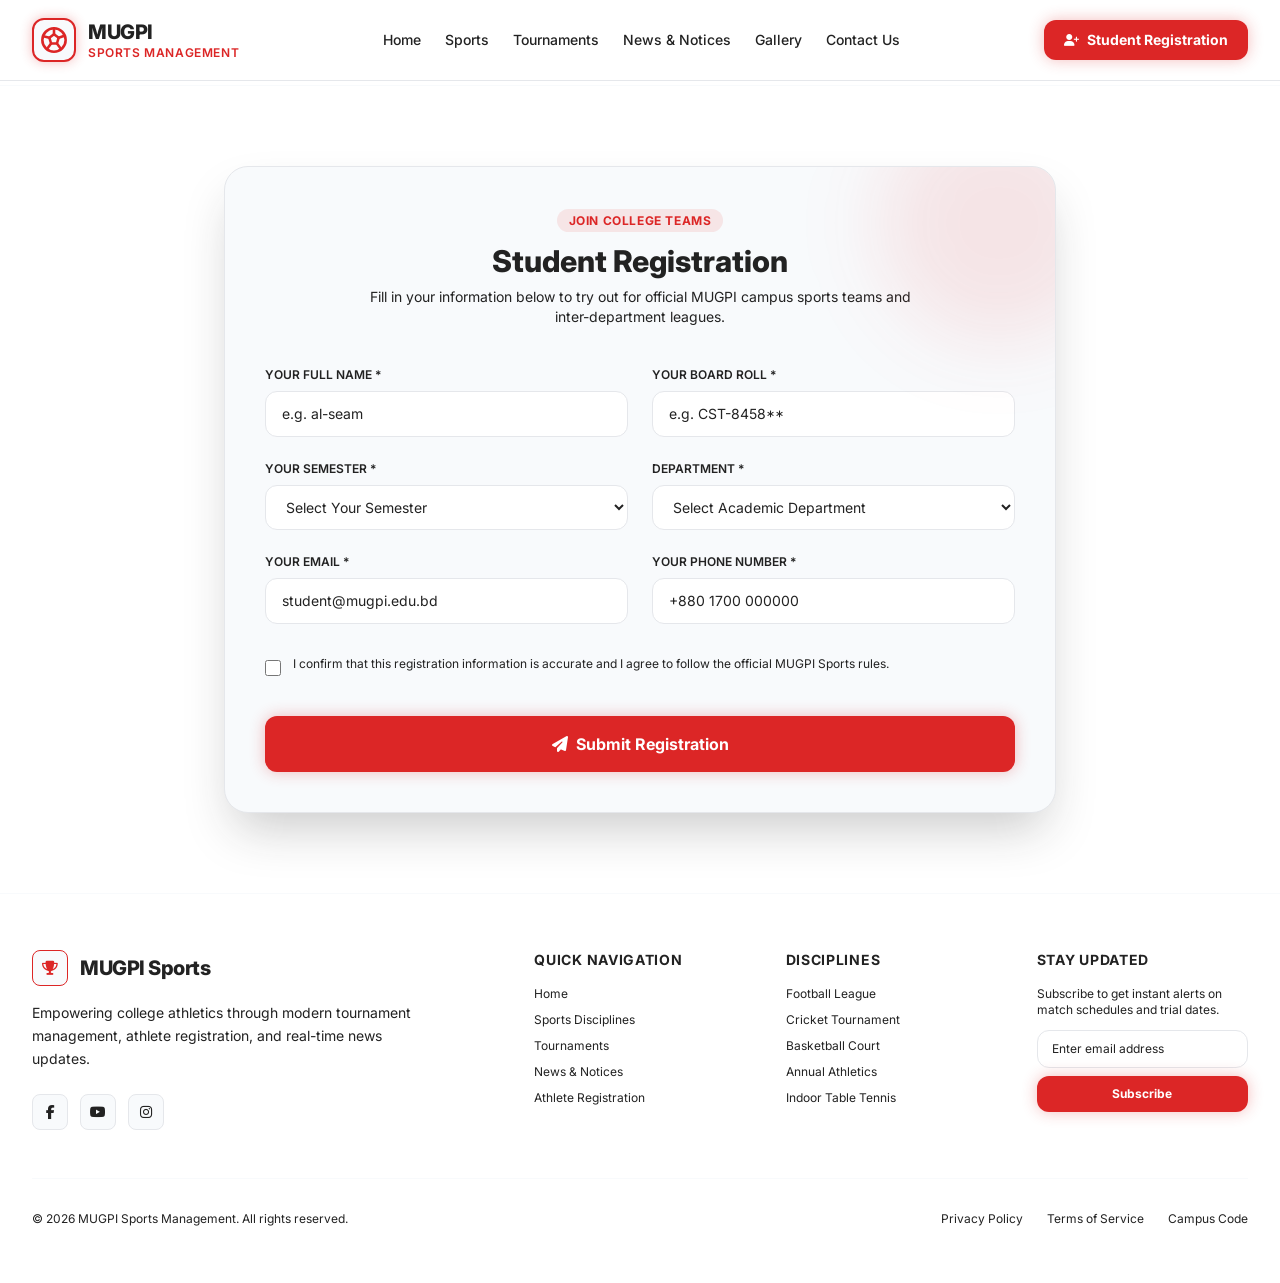
<file: registration.html>
<!DOCTYPE html>
<html lang="en">
<head>
  <meta charset="UTF-8" />
  <meta name="viewport" content="width=device-width, initial-scale=1.0" />
  <meta name="description" content="MUGPI Sports Management – The official college sports platform for teams, tournaments, news, gallery, and student athlete registration." />
  <title>Student Registration | Campus Athletics &amp; Tournaments</title>

  <!-- Bootstrap 5 -->
  <link rel="stylesheet" href="https://cdn.jsdelivr.net/npm/bootstrap@5.3.3/dist/css/bootstrap.min.css" />
  <!-- Font Awesome Icons -->
  <link rel="stylesheet" href="https://cdnjs.cloudflare.com/ajax/libs/font-awesome/6.4.0/css/all.min.css" />
  <!-- Inter Google Font -->
  <link rel="preconnect" href="https://fonts.googleapis.com" />
  <link rel="preconnect" href="https://fonts.gstatic.com" crossorigin />
  <link href="https://fonts.googleapis.com/css2?family=Inter:wght@300;400;500;600;700;800;900&amp;display=swap" rel="stylesheet" />
  <!-- Site styles (loaded after Bootstrap so custom CSS takes priority) -->
  <link rel="stylesheet" href="css/style.css" />
  <link rel="stylesheet" href="css/responsive.css" />
</head>
<body class="inner-page">

  <!-- ===================== HEADER / NAVIGATION ===================== -->
  <header id="main-header" class="site-header">
    <div class="header-inner">

      <a href="index.html" class="brand" aria-label="MUGPI Sports Management Home">
        <div class="brand-logo">
          <svg viewBox="0 0 24 24" fill="none" stroke="currentColor" stroke-width="2.2" stroke-linecap="round" stroke-linejoin="round">
            <path d="M12 22C17.5228 22 22 17.5228 22 12C22 6.47715 17.5228 2 12 2C6.47715 2 2 6.47715 2 12C2 17.5228 6.47715 22 12 22Z"/>
            <path d="m12 7 4 3-1.5 5h-5L8 10z"/>
            <path d="M12 2v5M16 10l4.3-1.4M14.5 15l2.7 3.6M9.5 15l-2.7 3.6M8 10l-4.3-1"/>
          </svg>
        </div>
        <div class="brand-text">
          <span class="brand-name">MUGPI</span>
          <span class="brand-sub">Sports Management</span>
        </div>
      </a>

      <nav class="main-nav" aria-label="Desktop Navigation">
        <a href="index.html" class="nav-item-link">Home</a>
        <a href="sports.html" class="nav-item-link">Sports</a>
        <a href="tournament.html" class="nav-item-link">Tournaments</a>
        <a href="news.html" class="nav-item-link">News &amp; Notices</a>
        <a href="gallery.html" class="nav-item-link">Gallery</a>
        <a href="about.html" class="nav-item-link">Contact Us</a>
      </nav>

      <div class="header-cta">
        <a href="registration.html" class="neon-btn">
          <i class="fas fa-user-plus"></i>
          <span>Student Registration</span>
        </a>
      </div>

      <button id="mobile-menu-btn" class="menu-btn" type="button" aria-label="Toggle Navigation Menu" aria-expanded="false">
        <i id="hamburger-icon" class="fas fa-bars"></i>
      </button>
    </div>
  </header>

  <!-- Mobile Navigation Drawer -->
  <div id="mobile-drawer" class="mobile-drawer">
    <div>
      <div class="drawer-top">
        <span class="drawer-title">Navigation</span>
        <button id="close-drawer-btn" class="drawer-close" type="button" aria-label="Close menu">
          <i class="fas fa-times"></i>
        </button>
      </div>
      <nav class="drawer-nav" aria-label="Mobile Navigation">
        <a href="index.html" class="mobile-nav-link">
          <i class="fas fa-home"></i>
          <span>Home</span>
        </a>
        <a href="sports.html" class="mobile-nav-link">
          <i class="fas fa-futbol"></i>
          <span>Sports</span>
        </a>
        <a href="tournament.html" class="mobile-nav-link">
          <i class="fas fa-trophy"></i>
          <span>Tournaments</span>
        </a>
        <a href="news.html" class="mobile-nav-link">
          <i class="fas fa-bullhorn"></i>
          <span>News &amp; Notices</span>
        </a>
        <a href="gallery.html" class="mobile-nav-link">
          <i class="fas fa-images"></i>
          <span>Gallery</span>
        </a>
        <a href="about.html" class="mobile-nav-link">
          <i class="fas fa-info-circle"></i>
          <span>About Us</span>
        </a>
      </nav>
    </div>

    <div class="drawer-bottom">
      <a href="registration.html" class="drawer-cta neon-btn">
        <i class="fas fa-user-plus"></i>Register Now
      </a>
    </div>
  </div>

  <!-- Mobile Backdrop -->
  <div id="mobile-backdrop" class="mobile-backdrop"></div>

  <main id="main-content" class="site-main">

    <!-- STUDENT REGISTRATION FORM SECTION -->
    <section id="student-registration" class="page-section bg-register">
      <div class="site-container site-container--narrow">

        <div class="register-card">
          <div class="register-glow"></div>

          <div class="register-head">
            <span class="register-badge">Join College Teams</span>
            <h2 class="register-title">Student Registration</h2>
            <p class="register-desc">Fill in your information below to try out for official MUGPI campus sports teams and inter-department leagues.</p>
          </div>

          <div id="form-alert" class="form-alert is-hidden">
            <i id="form-alert-icon" class="fas"></i>
            <span id="form-alert-text"></span>
          </div>

          <form id="athlete-registration-form" class="register-form" novalidate>
            <div class="form-row">
              <div>
                <label for="reg-fullname" class="field-label">Your Full Name *</label>
                <input type="text" id="reg-fullname" name="Full Name" required placeholder="e.g. al-seam" class="custom-input" />
                <span class="field-error is-hidden" id="err-fullname">Please enter your full name.</span>
              </div>
              <div>
                <label for="reg-studentid" class="field-label">Your Board Roll *</label>
                <input type="text" id="reg-studentid" name="Board Roll" required placeholder="e.g. CST-8458**" class="custom-input" />
                <span class="field-error is-hidden" id="err-studentid">Valid Student ID is required.</span>
              </div>
            </div>

            <div class="form-row">
              <div>
                <label for="reg-sport" class="field-label">Your Semester *</label>
                <select id="reg-sport" name="Semester" required class="custom-input">
                  <option value="">Select Your Semester</option>
                  <option value="1st Semester">1st Semester</option>
                  <option value="2nd Semester">2nd Semester</option>
                  <option value="3rd Semester">3rd Semester</option>
                  <option value="4th Semester">4th Semester</option>
                  <option value="5th Semester">5th Semester</option>
                  <option value="6th Semester">6th Semester</option>
                  <option value="7th Semester">7th Semester</option>
                  <option value="8th Semester">8th Semester</option>
                </select>
                <span class="field-error is-hidden" id="err-sport">Please select your semester.</span>
              </div>
              <div>
                <label for="reg-dept" class="field-label">Department *</label>
                <select id="reg-dept" name="Department" required class="custom-input">
                  <option value="">Select Academic Department</option>
                  <option value="CST - Computer Science and Technology">CST - Computer Science and Technology</option>
                  <option value="ET - Electrical Technology">ET - Electrical Technology</option>
                  <option value="CT - Civil Technology">CT - Civil Technology</option>
                  <option value="MT - Mechanical Technology">MT - Mechanical Technology</option>
                  <option value="EMT - Electro-Medical Technology">EMT - Electro-Medical Technology</option>
                  <option value="RAC - Refrigeration and Air Conditioning">RAC - Refrigeration and Air Conditioning</option>
                </select>
                <span class="field-error is-hidden" id="err-dept">Please select your department.</span>
              </div>
            </div>

            <div class="form-row">
              <div>
                <label for="reg-email" class="field-label">Your Email *</label>
                <input type="email" id="reg-email" name="Email" required placeholder="student@mugpi.edu.bd" class="custom-input" />
                <span class="field-error is-hidden" id="err-email">Please enter a valid email address.</span>
              </div>
              <div>
                <label for="reg-phone" class="field-label">Your Phone Number *</label>
                <input type="tel" id="reg-phone" name="Phone Number" required placeholder="+880 1700 000000" class="custom-input" />
                <span class="field-error is-hidden" id="err-phone">Please enter your contact number.</span>
              </div>
            </div>

            <div class="terms-row">
              <input type="checkbox" id="reg-terms" required class="terms-check" />
              <label for="reg-terms" class="terms-label">
                I confirm that this registration information is accurate and I agree to follow the official MUGPI Sports rules.
              </label>
            </div>
            <span class="field-error field-error--block is-hidden" id="err-terms">You must agree to the terms to proceed.</span>

            <div class="submit-wrap">
              <button type="submit" class="neon-btn submit-btn">
                <i class="fas fa-paper-plane"></i>
                <span>Submit Registration</span>
              </button>
            </div>
          </form>

        </div>
      </div>
    </section>

  </main>

  <!-- ===================== FOOTER ===================== -->
  <footer class="site-footer">
    <div class="site-container footer-inner">
      <div class="footer-grid">

        <div class="footer-brand">
          <div class="footer-brand-row">
            <div class="footer-logo"><i class="fas fa-trophy"></i></div>
            <span class="footer-brand-name">MUGPI Sports</span>
          </div>
          <p class="footer-about">
            Empowering college athletics through modern tournament management, athlete registration, and real-time news updates.
          </p>
          <div class="footer-social">
            <a href="#" aria-label="Facebook"><i class="fab fa-facebook-f"></i></a>
            <a href="#" aria-label="YouTube"><i class="fab fa-youtube"></i></a>
            <a href="#" aria-label="Instagram"><i class="fab fa-instagram"></i></a>
          </div>
        </div>

        <div>
          <h4 class="footer-heading">Quick Navigation</h4>
          <ul class="footer-links">
            <li><a href="index.html">Home</a></li>
            <li><a href="sports.html">Sports Disciplines</a></li>
            <li><a href="tournament.html">Tournaments</a></li>
            <li><a href="news.html">News &amp; Notices</a></li>
            <li><a href="registration.html">Athlete Registration</a></li>
          </ul>
        </div>

        <div>
          <h4 class="footer-heading">Disciplines</h4>
          <ul class="footer-links">
            <li><a href="sports.html">Football League</a></li>
            <li><a href="sports.html">Cricket Tournament</a></li>
            <li><a href="sports.html">Basketball Court</a></li>
            <li><a href="sports.html">Annual Athletics</a></li>
            <li><a href="sports.html">Indoor Table Tennis</a></li>
          </ul>
        </div>

        <div>
          <h4 class="footer-heading">Stay Updated</h4>
          <p class="footer-note">Subscribe to get instant alerts on match schedules and trial dates.</p>
          <form id="newsletter-form" class="newsletter-form">
            <input type="email" required placeholder="Enter email address" class="custom-input newsletter-input" />
            <button type="submit" class="neon-btn newsletter-btn">Subscribe</button>
          </form>
        </div>

      </div>

      <div class="footer-bottom">
        <p>&copy; 2026 MUGPI Sports Management. All rights reserved.</p>
        <div class="footer-legal">
          <a href="#">Privacy Policy</a>
          <a href="#">Terms of Service</a>
          <a href="#">Campus Code</a>
        </div>
      </div>
    </div>
  </footer>

  <script src="js/main.js"></script>
</body>
</html>
</file>
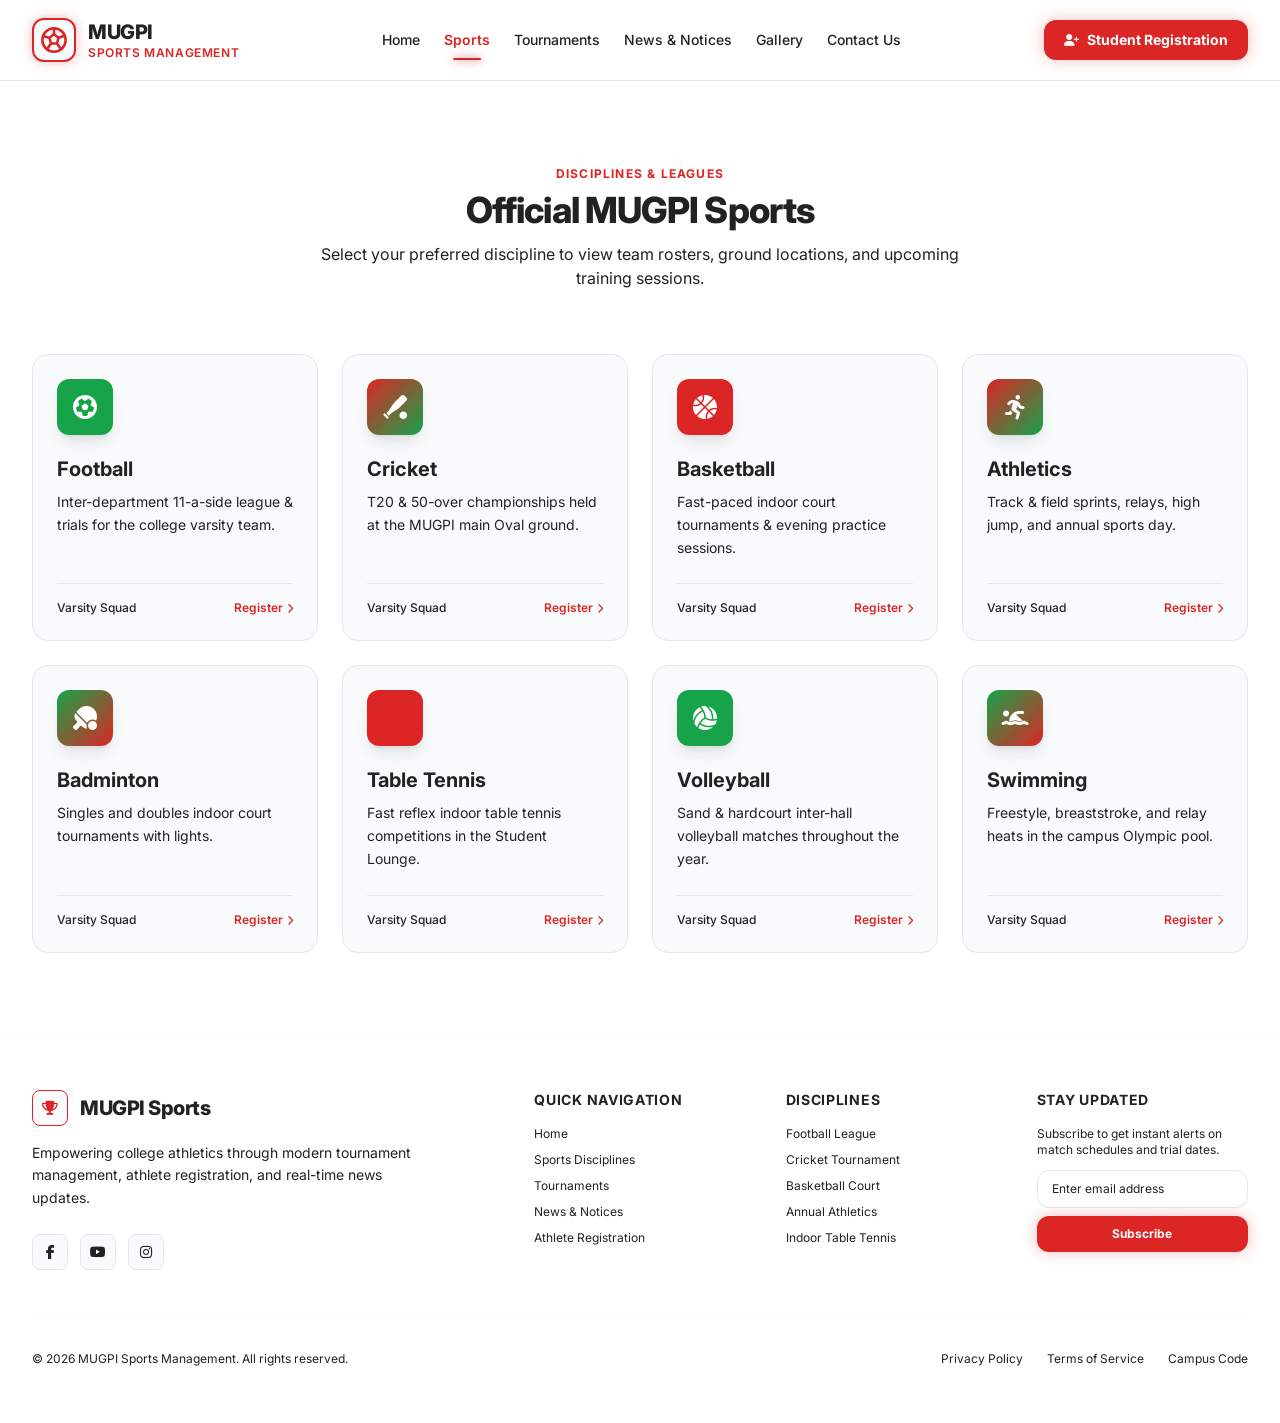
<file: sports.html>
<!DOCTYPE html>
<html lang="en">
<head>
  <meta charset="UTF-8" />
  <meta name="viewport" content="width=device-width, initial-scale=1.0" />
  <meta name="description" content="MUGPI Sports Management – The official college sports platform for teams, tournaments, news, gallery, and student athlete registration." />
  <title>Sports | Campus  &amp; Tournaments</title>

  <!-- Bootstrap 5 -->
  <link rel="stylesheet" href="https://cdn.jsdelivr.net/npm/bootstrap@5.3.3/dist/css/bootstrap.min.css" />
  <!-- Font Awesome Icons -->
  <link rel="stylesheet" href="https://cdnjs.cloudflare.com/ajax/libs/font-awesome/6.4.0/css/all.min.css" />
  <!-- Inter Google Font -->
  <link rel="preconnect" href="https://fonts.googleapis.com" />
  <link rel="preconnect" href="https://fonts.gstatic.com" crossorigin />
  <link href="https://fonts.googleapis.com/css2?family=Inter:wght@300;400;500;600;700;800;900&amp;display=swap" rel="stylesheet" />
  <!-- Site styles (loaded after Bootstrap so custom CSS takes priority) -->
  <link rel="stylesheet" href="css/style.css" />
  <link rel="stylesheet" href="css/responsive.css" />
</head>
<body class="inner-page">

  <!-- ===================== HEADER / NAVIGATION ===================== -->
  <header id="main-header" class="site-header">
    <div class="header-inner">

      <a href="index.html" class="brand" aria-label="MUGPI Sports Management Home">
        <div class="brand-logo">
          <svg viewBox="0 0 24 24" fill="none" stroke="currentColor" stroke-width="2.2" stroke-linecap="round" stroke-linejoin="round">
            <path d="M12 22C17.5228 22 22 17.5228 22 12C22 6.47715 17.5228 2 12 2C6.47715 2 2 6.47715 2 12C2 17.5228 6.47715 22 12 22Z"/>
            <path d="m12 7 4 3-1.5 5h-5L8 10z"/>
            <path d="M12 2v5M16 10l4.3-1.4M14.5 15l2.7 3.6M9.5 15l-2.7 3.6M8 10l-4.3-1"/>
          </svg>
        </div>
        <div class="brand-text">
          <span class="brand-name">MUGPI</span>
          <span class="brand-sub">Sports Management</span>
        </div>
      </a>

      <nav class="main-nav" aria-label="Desktop Navigation">
        <a href="index.html" class="nav-item-link">Home</a>
        <a href="sports.html" class="nav-item-link active" aria-current="page">Sports</a>
        <a href="tournament.html" class="nav-item-link">Tournaments</a>
        <a href="news.html" class="nav-item-link">News &amp; Notices</a>
        <a href="gallery.html" class="nav-item-link">Gallery</a>
        <a href="about.html" class="nav-item-link">Contact Us</a>
      </nav>

      <div class="header-cta">
        <a href="registration.html" class="neon-btn">
          <i class="fas fa-user-plus"></i>
          <span>Student Registration</span>
        </a>
      </div>

      <button id="mobile-menu-btn" class="menu-btn" type="button" aria-label="Toggle Navigation Menu" aria-expanded="false">
        <i id="hamburger-icon" class="fas fa-bars"></i>
      </button>
    </div>
  </header>

  <!-- Mobile Navigation Drawer -->
  <div id="mobile-drawer" class="mobile-drawer">
    <div>
      <div class="drawer-top">
        <span class="drawer-title">Navigation</span>
        <button id="close-drawer-btn" class="drawer-close" type="button" aria-label="Close menu">
          <i class="fas fa-times"></i>
        </button>
      </div>
      <nav class="drawer-nav" aria-label="Mobile Navigation">
        <a href="index.html" class="mobile-nav-link">
          <i class="fas fa-home"></i>
          <span>Home</span>
        </a>
        <a href="sports.html" class="mobile-nav-link">
          <i class="fas fa-futbol"></i>
          <span>Sports</span>
        </a>
        <a href="tournament.html" class="mobile-nav-link">
          <i class="fas fa-trophy"></i>
          <span>Tournaments</span>
        </a>
        <a href="news.html" class="mobile-nav-link">
          <i class="fas fa-bullhorn"></i>
          <span>News &amp; Notices</span>
        </a>
        <a href="gallery.html" class="mobile-nav-link">
          <i class="fas fa-images"></i>
          <span>Gallery</span>
        </a>
        <a href="about.html" class="mobile-nav-link">
          <i class="fas fa-info-circle"></i>
          <span>About Us</span>
        </a>
      </nav>
    </div>

    <div class="drawer-bottom">
      <a href="registration.html" class="drawer-cta neon-btn">
        <i class="fas fa-user-plus"></i>Register Now
      </a>
    </div>
  </div>

  <!-- Mobile Backdrop -->
  <div id="mobile-backdrop" class="mobile-backdrop"></div>

  <main id="main-content" class="site-main">

    <!-- SPORTS DISCIPLINES SECTION -->
    <section id="sports" class="page-section bg-sports">
      <div class="site-container">
        <div class="section-head text-center section-head--lg">
          <p class="eyebrow">Disciplines & Leagues</p>
          <h2 class="section-title section-title--responsive">Official MUGPI Sports</h2>
          <p class="section-desc">Select your preferred discipline to view team rosters, ground locations, and upcoming training sessions.</p>
        </div>

        <div id="sports-grid-container" class="sports-grid">
          <div class="sport-card neon-border-hover">
            <div>
              <div class="sport-icon sport-icon--football">
                <i class="fas fa-futbol"></i>
              </div>
              <h3 class="sport-name">Football</h3>
              <p class="sport-desc">Inter-department 11-a-side league &amp; trials for the college varsity team.</p>
            </div>
            <div class="sport-card-foot">
              <span class="sport-squad">Varsity Squad</span>
              <a href="registration.html" class="sport-register">
                <span>Register</span>
                <i class="fas fa-chevron-right"></i>
              </a>
            </div>
          </div>
          <div class="sport-card neon-border-hover">
            <div>
              <div class="sport-icon sport-icon--cricket">
                <i class="fas fa-baseball-bat-ball"></i>
              </div>
              <h3 class="sport-name">Cricket</h3>
              <p class="sport-desc">T20 &amp; 50-over championships held at the MUGPI main Oval ground.</p>
            </div>
            <div class="sport-card-foot">
              <span class="sport-squad">Varsity Squad</span>
              <a href="registration.html" class="sport-register">
                <span>Register</span>
                <i class="fas fa-chevron-right"></i>
              </a>
            </div>
          </div>
          <div class="sport-card neon-border-hover">
            <div>
              <div class="sport-icon sport-icon--basketball">
                <i class="fas fa-basketball"></i>
              </div>
              <h3 class="sport-name">Basketball</h3>
              <p class="sport-desc">Fast-paced indoor court tournaments &amp; evening practice sessions.</p>
            </div>
            <div class="sport-card-foot">
              <span class="sport-squad">Varsity Squad</span>
              <a href="registration.html" class="sport-register">
                <span>Register</span>
                <i class="fas fa-chevron-right"></i>
              </a>
            </div>
          </div>
          <div class="sport-card neon-border-hover">
            <div>
              <div class="sport-icon sport-icon--athletics">
                <i class="fas fa-person-running"></i>
              </div>
              <h3 class="sport-name">Athletics</h3>
              <p class="sport-desc">Track &amp; field sprints, relays, high jump, and annual sports day.</p>
            </div>
            <div class="sport-card-foot">
              <span class="sport-squad">Varsity Squad</span>
              <a href="registration.html" class="sport-register">
                <span>Register</span>
                <i class="fas fa-chevron-right"></i>
              </a>
            </div>
          </div>
          <div class="sport-card neon-border-hover">
            <div>
              <div class="sport-icon sport-icon--badminton">
                <i class="fas fa-table-tennis-paddle-ball"></i>
              </div>
              <h3 class="sport-name">Badminton</h3>
              <p class="sport-desc">Singles and doubles indoor court tournaments with lights.</p>
            </div>
            <div class="sport-card-foot">
              <span class="sport-squad">Varsity Squad</span>
              <a href="registration.html" class="sport-register">
                <span>Register</span>
                <i class="fas fa-chevron-right"></i>
              </a>
            </div>
          </div>
          <div class="sport-card neon-border-hover">
            <div>
              <div class="sport-icon sport-icon--tabletennis">
                <i class="fas fa-ping-pong-paddle"></i>
              </div>
              <h3 class="sport-name">Table Tennis</h3>
              <p class="sport-desc">Fast reflex indoor table tennis competitions in the Student Lounge.</p>
            </div>
            <div class="sport-card-foot">
              <span class="sport-squad">Varsity Squad</span>
              <a href="registration.html" class="sport-register">
                <span>Register</span>
                <i class="fas fa-chevron-right"></i>
              </a>
            </div>
          </div>
          <div class="sport-card neon-border-hover">
            <div>
              <div class="sport-icon sport-icon--volleyball">
                <i class="fas fa-volleyball"></i>
              </div>
              <h3 class="sport-name">Volleyball</h3>
              <p class="sport-desc">Sand &amp; hardcourt inter-hall volleyball matches throughout the year.</p>
            </div>
            <div class="sport-card-foot">
              <span class="sport-squad">Varsity Squad</span>
              <a href="registration.html" class="sport-register">
                <span>Register</span>
                <i class="fas fa-chevron-right"></i>
              </a>
            </div>
          </div>
          <div class="sport-card neon-border-hover">
            <div>
              <div class="sport-icon sport-icon--swimming">
                <i class="fas fa-person-swimming"></i>
              </div>
              <h3 class="sport-name">Swimming</h3>
              <p class="sport-desc">Freestyle, breaststroke, and relay heats in the campus Olympic pool.</p>
            </div>
            <div class="sport-card-foot">
              <span class="sport-squad">Varsity Squad</span>
              <a href="registration.html" class="sport-register">
                <span>Register</span>
                <i class="fas fa-chevron-right"></i>
              </a>
            </div>
          </div>
        </div>
      </div>
    </section>

  </main>

  <!-- ===================== FOOTER ===================== -->
  <footer class="site-footer">
    <div class="site-container footer-inner">
      <div class="footer-grid">

        <div class="footer-brand">
          <div class="footer-brand-row">
            <div class="footer-logo"><i class="fas fa-trophy"></i></div>
            <span class="footer-brand-name">MUGPI Sports</span>
          </div>
          <p class="footer-about">
            Empowering college athletics through modern tournament management, athlete registration, and real-time news updates.
          </p>
          <div class="footer-social">
            <a href="#" aria-label="Facebook"><i class="fab fa-facebook-f"></i></a>
            <a href="#" aria-label="YouTube"><i class="fab fa-youtube"></i></a>
            <a href="#" aria-label="Instagram"><i class="fab fa-instagram"></i></a>
          </div>
        </div>

        <div>
          <h4 class="footer-heading">Quick Navigation</h4>
          <ul class="footer-links">
            <li><a href="index.html">Home</a></li>
            <li><a href="sports.html">Sports Disciplines</a></li>
            <li><a href="tournament.html">Tournaments</a></li>
            <li><a href="news.html">News &amp; Notices</a></li>
            <li><a href="registration.html">Athlete Registration</a></li>
          </ul>
        </div>

        <div>
          <h4 class="footer-heading">Disciplines</h4>
          <ul class="footer-links">
            <li><a href="sports.html">Football League</a></li>
            <li><a href="sports.html">Cricket Tournament</a></li>
            <li><a href="sports.html">Basketball Court</a></li>
            <li><a href="sports.html">Annual Athletics</a></li>
            <li><a href="sports.html">Indoor Table Tennis</a></li>
          </ul>
        </div>

        <div>
          <h4 class="footer-heading">Stay Updated</h4>
          <p class="footer-note">Subscribe to get instant alerts on match schedules and trial dates.</p>
          <form id="newsletter-form" class="newsletter-form">
            <input type="email" required placeholder="Enter email address" class="custom-input newsletter-input" />
            <button type="submit" class="neon-btn newsletter-btn">Subscribe</button>
          </form>
        </div>

      </div>

      <div class="footer-bottom">
        <p>&copy; 2026 MUGPI Sports Management. All rights reserved.</p>
        <div class="footer-legal">
          <a href="#">Privacy Policy</a>
          <a href="#">Terms of Service</a>
          <a href="#">Campus Code</a>
        </div>
      </div>
    </div>
  </footer>

  <script src="js/main.js"></script>
</body>
</html>
</file>
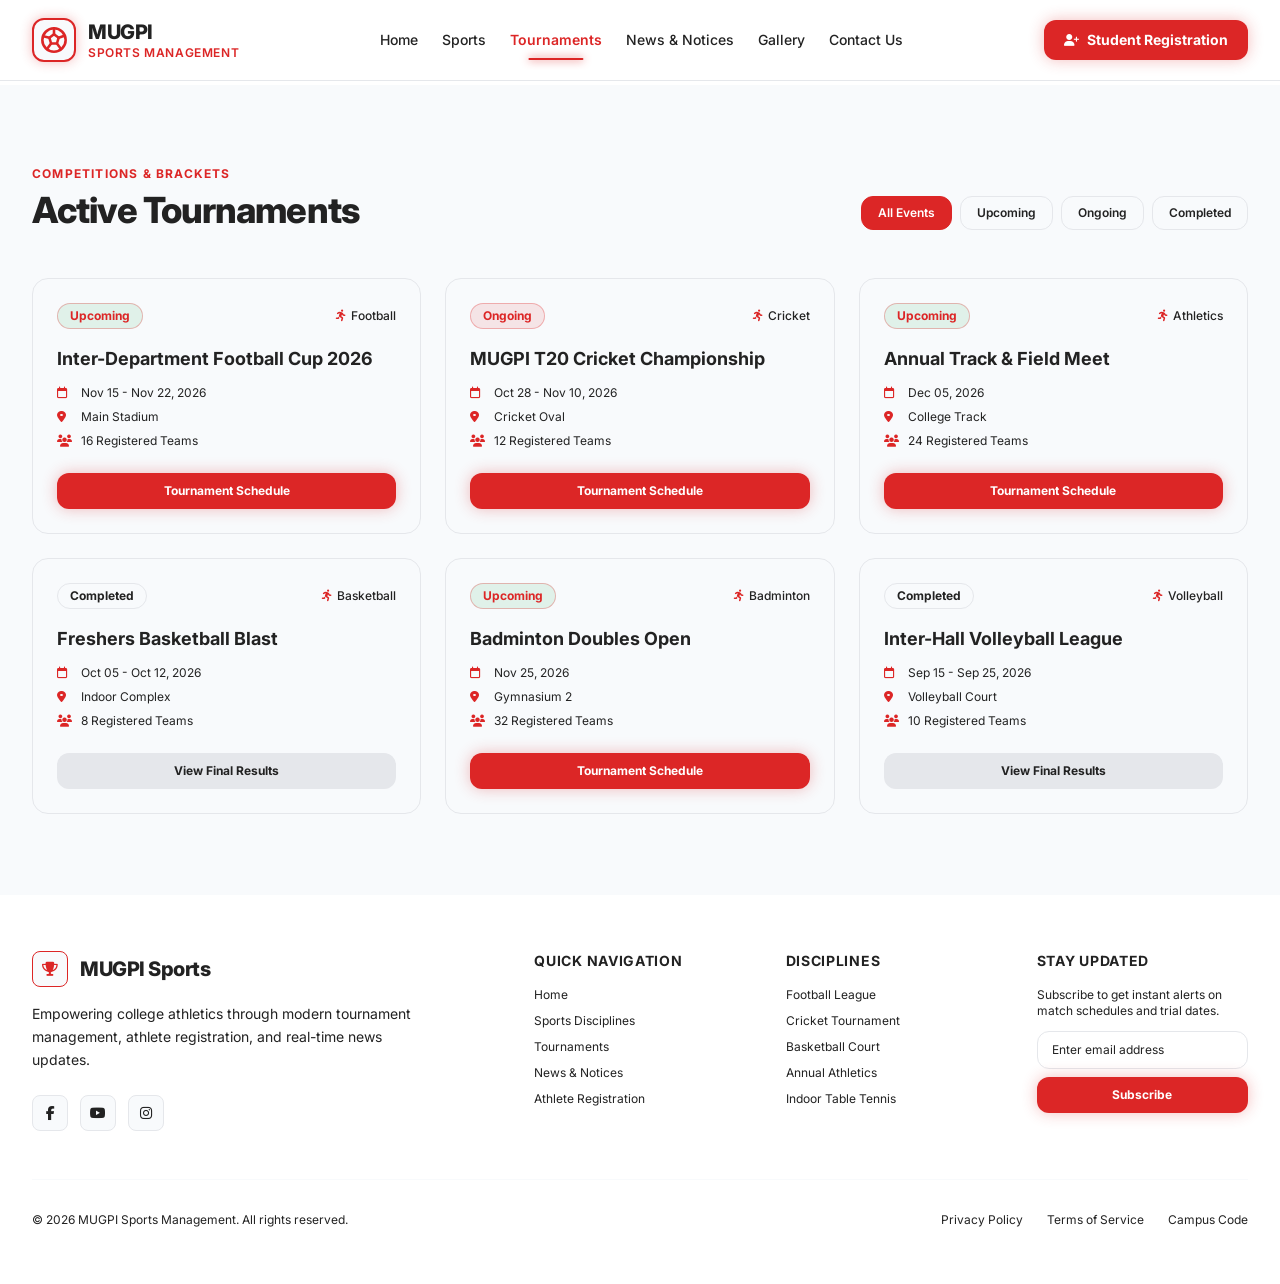
<file: tournament.html>
<!DOCTYPE html>
<html lang="en">
<head>
  <meta charset="UTF-8" />
  <meta name="viewport" content="width=device-width, initial-scale=1.0" />
  <meta name="description" content="MUGPI Sports Management – The official college sports platform for teams, tournaments, news, gallery, and student athlete registration." />
  <title>Tournaments | Campus Athletics &amp; Tournaments</title>

  <!-- Bootstrap 5 -->
  <link rel="stylesheet" href="https://cdn.jsdelivr.net/npm/bootstrap@5.3.3/dist/css/bootstrap.min.css" />
  <!-- Font Awesome Icons -->
  <link rel="stylesheet" href="https://cdnjs.cloudflare.com/ajax/libs/font-awesome/6.4.0/css/all.min.css" />
  <!-- Inter Google Font -->
  <link rel="preconnect" href="https://fonts.googleapis.com" />
  <link rel="preconnect" href="https://fonts.gstatic.com" crossorigin />
  <link href="https://fonts.googleapis.com/css2?family=Inter:wght@300;400;500;600;700;800;900&amp;display=swap" rel="stylesheet" />
  <!-- Site styles (loaded after Bootstrap so custom CSS takes priority) -->
  <link rel="stylesheet" href="css/style.css" />
  <link rel="stylesheet" href="css/responsive.css" />
</head>
<body class="inner-page">

  <!-- ===================== HEADER / NAVIGATION ===================== -->
  <header id="main-header" class="site-header">
    <div class="header-inner">

      <a href="index.html" class="brand" aria-label="MUGPI Sports Management Home">
        <div class="brand-logo">
          <svg viewBox="0 0 24 24" fill="none" stroke="currentColor" stroke-width="2.2" stroke-linecap="round" stroke-linejoin="round">
            <path d="M12 22C17.5228 22 22 17.5228 22 12C22 6.47715 17.5228 2 12 2C6.47715 2 2 6.47715 2 12C2 17.5228 6.47715 22 12 22Z"/>
            <path d="m12 7 4 3-1.5 5h-5L8 10z"/>
            <path d="M12 2v5M16 10l4.3-1.4M14.5 15l2.7 3.6M9.5 15l-2.7 3.6M8 10l-4.3-1"/>
          </svg>
        </div>
        <div class="brand-text">
          <span class="brand-name">MUGPI</span>
          <span class="brand-sub">Sports Management</span>
        </div>
      </a>

      <nav class="main-nav" aria-label="Desktop Navigation">
        <a href="index.html" class="nav-item-link">Home</a>
        <a href="sports.html" class="nav-item-link">Sports</a>
        <a href="tournament.html" class="nav-item-link active" aria-current="page">Tournaments</a>
        <a href="news.html" class="nav-item-link">News &amp; Notices</a>
        <a href="gallery.html" class="nav-item-link">Gallery</a>
        <a href="about.html" class="nav-item-link">Contact Us</a>
      </nav>

      <div class="header-cta">
        <a href="registration.html" class="neon-btn">
          <i class="fas fa-user-plus"></i>
          <span>Student Registration</span>
        </a>
      </div>

      <button id="mobile-menu-btn" class="menu-btn" type="button" aria-label="Toggle Navigation Menu" aria-expanded="false">
        <i id="hamburger-icon" class="fas fa-bars"></i>
      </button>
    </div>
  </header>

  <!-- Mobile Navigation Drawer -->
  <div id="mobile-drawer" class="mobile-drawer">
    <div>
      <div class="drawer-top">
        <span class="drawer-title">Navigation</span>
        <button id="close-drawer-btn" class="drawer-close" type="button" aria-label="Close menu">
          <i class="fas fa-times"></i>
        </button>
      </div>
      <nav class="drawer-nav" aria-label="Mobile Navigation">
        <a href="index.html" class="mobile-nav-link">
          <i class="fas fa-home"></i>
          <span>Home</span>
        </a>
        <a href="sports.html" class="mobile-nav-link">
          <i class="fas fa-futbol"></i>
          <span>Sports</span>
        </a>
        <a href="tournament.html" class="mobile-nav-link">
          <i class="fas fa-trophy"></i>
          <span>Tournaments</span>
        </a>
        <a href="news.html" class="mobile-nav-link">
          <i class="fas fa-bullhorn"></i>
          <span>News &amp; Notices</span>
        </a>
        <a href="gallery.html" class="mobile-nav-link">
          <i class="fas fa-images"></i>
          <span>Gallery</span>
        </a>
        <a href="about.html" class="mobile-nav-link">
          <i class="fas fa-info-circle"></i>
          <span>About Us</span>
        </a>
      </nav>
    </div>

    <div class="drawer-bottom">
      <a href="registration.html" class="drawer-cta neon-btn">
        <i class="fas fa-user-plus"></i>Register Now
      </a>
    </div>
  </div>

  <!-- Mobile Backdrop -->
  <div id="mobile-backdrop" class="mobile-backdrop"></div>

  <main id="main-content" class="site-main">

    <!-- TOURNAMENTS SECTION -->
    <section id="tournament" class="page-section bg-tourney">
      <div class="site-container">
        <div class="tournament-head">
          <div>
            <p class="eyebrow">Competitions &amp; Brackets</p>
            <h2 class="section-title section-title--responsive">Active Tournaments</h2>
          </div>
          <div class="tournament-filters" id="tournament-filter-btns">
            <button type="button" data-filter="all" class="filter-btn tournament-filter-btn active">All Events</button>
            <button type="button" data-filter="Upcoming" class="filter-btn tournament-filter-btn">Upcoming</button>
            <button type="button" data-filter="Ongoing" class="filter-btn tournament-filter-btn">Ongoing</button>
            <button type="button" data-filter="Completed" class="filter-btn tournament-filter-btn">Completed</button>
          </div>
        </div>

        <div id="tournaments-grid-container" class="tournaments-grid">
          <div class="tournament-card neon-border-hover" data-status="Upcoming">
            <div>
              <div class="tournament-top">
                <span class="status-pill status-pill--upcoming">Upcoming</span>
                <span class="tournament-sport"><i class="fas fa-running"></i>Football</span>
              </div>
              <h3 class="card-title">Inter-Department Football Cup 2026</h3>

              <div class="tournament-meta">
                <div class="tournament-meta-row">
                  <i class="far fa-calendar"></i>
                  <span>Nov 15 - Nov 22, 2026</span>
                </div>
                <div class="tournament-meta-row">
                  <i class="fas fa-location-dot"></i>
                  <span>Main Stadium</span>
                </div>
                <div class="tournament-meta-row">
                  <i class="fas fa-users"></i>
                  <span>16 Registered Teams</span>
                </div>
              </div>
            </div>

            <button type="button" class="tournament-btn neon-btn" data-title="Inter-Department Football Cup 2026" data-status="Upcoming">Tournament Schedule</button>
          </div>

          <div class="tournament-card neon-border-hover" data-status="Ongoing">
            <div>
              <div class="tournament-top">
                <span class="status-pill status-pill--ongoing">Ongoing</span>
                <span class="tournament-sport"><i class="fas fa-running"></i>Cricket</span>
              </div>
              <h3 class="card-title">MUGPI T20 Cricket Championship</h3>

              <div class="tournament-meta">
                <div class="tournament-meta-row">
                  <i class="far fa-calendar"></i>
                  <span>Oct 28 - Nov 10, 2026</span>
                </div>
                <div class="tournament-meta-row">
                  <i class="fas fa-location-dot"></i>
                  <span>Cricket Oval</span>
                </div>
                <div class="tournament-meta-row">
                  <i class="fas fa-users"></i>
                  <span>12 Registered Teams</span>
                </div>
              </div>
            </div>

            <button type="button" class="tournament-btn neon-btn" data-title="MUGPI T20 Cricket Championship" data-status="Ongoing">Tournament Schedule</button>
          </div>

          <div class="tournament-card neon-border-hover" data-status="Upcoming">
            <div>
              <div class="tournament-top">
                <span class="status-pill status-pill--upcoming">Upcoming</span>
                <span class="tournament-sport"><i class="fas fa-running"></i>Athletics</span>
              </div>
              <h3 class="card-title">Annual Track &amp; Field Meet</h3>

              <div class="tournament-meta">
                <div class="tournament-meta-row">
                  <i class="far fa-calendar"></i>
                  <span>Dec 05, 2026</span>
                </div>
                <div class="tournament-meta-row">
                  <i class="fas fa-location-dot"></i>
                  <span>College Track</span>
                </div>
                <div class="tournament-meta-row">
                  <i class="fas fa-users"></i>
                  <span>24 Registered Teams</span>
                </div>
              </div>
            </div>

            <button type="button" class="tournament-btn neon-btn" data-title="Annual Track &amp; Field Meet" data-status="Upcoming">Tournament Schedule</button>
          </div>

          <div class="tournament-card neon-border-hover" data-status="Completed">
            <div>
              <div class="tournament-top">
                <span class="status-pill status-pill--completed">Completed</span>
                <span class="tournament-sport"><i class="fas fa-running"></i>Basketball</span>
              </div>
              <h3 class="card-title">Freshers Basketball Blast</h3>

              <div class="tournament-meta">
                <div class="tournament-meta-row">
                  <i class="far fa-calendar"></i>
                  <span>Oct 05 - Oct 12, 2026</span>
                </div>
                <div class="tournament-meta-row">
                  <i class="fas fa-location-dot"></i>
                  <span>Indoor Complex</span>
                </div>
                <div class="tournament-meta-row">
                  <i class="fas fa-users"></i>
                  <span>8 Registered Teams</span>
                </div>
              </div>
            </div>

            <button type="button" class="tournament-btn tournament-btn--muted" data-title="Freshers Basketball Blast" data-status="Completed">View Final Results</button>
          </div>

          <div class="tournament-card neon-border-hover" data-status="Upcoming">
            <div>
              <div class="tournament-top">
                <span class="status-pill status-pill--upcoming">Upcoming</span>
                <span class="tournament-sport"><i class="fas fa-running"></i>Badminton</span>
              </div>
              <h3 class="card-title">Badminton Doubles Open</h3>

              <div class="tournament-meta">
                <div class="tournament-meta-row">
                  <i class="far fa-calendar"></i>
                  <span>Nov 25, 2026</span>
                </div>
                <div class="tournament-meta-row">
                  <i class="fas fa-location-dot"></i>
                  <span>Gymnasium 2</span>
                </div>
                <div class="tournament-meta-row">
                  <i class="fas fa-users"></i>
                  <span>32 Registered Teams</span>
                </div>
              </div>
            </div>

            <button type="button" class="tournament-btn neon-btn" data-title="Badminton Doubles Open" data-status="Upcoming">Tournament Schedule</button>
          </div>

          <div class="tournament-card neon-border-hover" data-status="Completed">
            <div>
              <div class="tournament-top">
                <span class="status-pill status-pill--completed">Completed</span>
                <span class="tournament-sport"><i class="fas fa-running"></i>Volleyball</span>
              </div>
              <h3 class="card-title">Inter-Hall Volleyball League</h3>

              <div class="tournament-meta">
                <div class="tournament-meta-row">
                  <i class="far fa-calendar"></i>
                  <span>Sep 15 - Sep 25, 2026</span>
                </div>
                <div class="tournament-meta-row">
                  <i class="fas fa-location-dot"></i>
                  <span>Volleyball Court</span>
                </div>
                <div class="tournament-meta-row">
                  <i class="fas fa-users"></i>
                  <span>10 Registered Teams</span>
                </div>
              </div>
            </div>

            <button type="button" class="tournament-btn tournament-btn--muted" data-title="Inter-Hall Volleyball League" data-status="Completed">View Final Results</button>
          </div>
        </div>
      </div>
    </section>

  </main>

  <!-- ===================== PLAYOFF BRACKET MODAL ===================== -->
  <div id="bracket-modal" class="bracket-modal" role="dialog" aria-modal="true" aria-labelledby="bracket-modal-title">
    <div class="bracket-modal-panel">
      <button type="button" id="bracket-modal-close" class="bracket-modal-close" aria-label="Close modal">
        <i class="fas fa-times"></i>
      </button>

      <h3 id="bracket-modal-title" class="bracket-modal-title">MUGPI T20 Cricket Championship</h3>
      <p class="bracket-modal-subtitle">Playoff Bracket Visualizer &amp; Fixtures</p>

      <div id="bracket-modal-body" class="bracket-modal-grid"></div>
    </div>
  </div>

  <!-- ===================== FOOTER ===================== -->
  <footer class="site-footer">
    <div class="site-container footer-inner">
      <div class="footer-grid">

        <div class="footer-brand">
          <div class="footer-brand-row">
            <div class="footer-logo"><i class="fas fa-trophy"></i></div>
            <span class="footer-brand-name">MUGPI Sports</span>
          </div>
          <p class="footer-about">
            Empowering college athletics through modern tournament management, athlete registration, and real-time news updates.
          </p>
          <div class="footer-social">
            <a href="#" aria-label="Facebook"><i class="fab fa-facebook-f"></i></a>
            <a href="#" aria-label="YouTube"><i class="fab fa-youtube"></i></a>
            <a href="#" aria-label="Instagram"><i class="fab fa-instagram"></i></a>
          </div>
        </div>

        <div>
          <h4 class="footer-heading">Quick Navigation</h4>
          <ul class="footer-links">
            <li><a href="index.html">Home</a></li>
            <li><a href="sports.html">Sports Disciplines</a></li>
            <li><a href="tournament.html">Tournaments</a></li>
            <li><a href="news.html">News &amp; Notices</a></li>
            <li><a href="registration.html">Athlete Registration</a></li>
          </ul>
        </div>

        <div>
          <h4 class="footer-heading">Disciplines</h4>
          <ul class="footer-links">
            <li><a href="sports.html">Football League</a></li>
            <li><a href="sports.html">Cricket Tournament</a></li>
            <li><a href="sports.html">Basketball Court</a></li>
            <li><a href="sports.html">Annual Athletics</a></li>
            <li><a href="sports.html">Indoor Table Tennis</a></li>
          </ul>
        </div>

        <div>
          <h4 class="footer-heading">Stay Updated</h4>
          <p class="footer-note">Subscribe to get instant alerts on match schedules and trial dates.</p>
          <form id="newsletter-form" class="newsletter-form">
            <input type="email" required placeholder="Enter email address" class="custom-input newsletter-input" />
            <button type="submit" class="neon-btn newsletter-btn">Subscribe</button>
          </form>
        </div>

      </div>

      <div class="footer-bottom">
        <p>&copy; 2026 MUGPI Sports Management. All rights reserved.</p>
        <div class="footer-legal">
          <a href="#">Privacy Policy</a>
          <a href="#">Terms of Service</a>
          <a href="#">Campus Code</a>
        </div>
      </div>
    </div>
  </footer>

  <script src="js/main.js"></script>
</body>
</html>
</file>
<file: css/style.css>
/* =====================================================================
   01. DESIGN TOKENS
   ===================================================================== */
:root {
  --navy-900: #FFFFFF;
  --navy-800: #F8FAFC;
  --navy-700: #E5E7EB;
  --navy-600: #E5E7EB;
  --neon: #DC2626;
  --neon-hover: #16A34A;
  --slate-200: #222222;
  --slate-300: #222222;
  --slate-400: #222222;
  --slate-500: #222222;
  --ease: cubic-bezier(0.4, 0, 0.2, 1);
}

*,
*::before,
*::after {
  box-sizing: border-box;
  border-width: 0;
  border-style: solid;
  border-color: #E5E7EB;
}

html {
  line-height: 1.5;
  -webkit-text-size-adjust: 100%;
  font-family: 'Inter', sans-serif;
  scroll-behavior: smooth;
}

body {
  margin: 0;
  font-family: 'Inter', sans-serif;
  font-size: 1rem;
  line-height: inherit;
  background-color: var(--navy-900);
  color: #222222;
  -webkit-font-smoothing: antialiased;
  -moz-osx-font-smoothing: grayscale;
  overflow-x: hidden;
}

h1, h2, h3, h4, h5, h6 {
  margin: 0;
  font-size: inherit;
  font-weight: inherit;
  line-height: inherit;
}

p, figure, blockquote { margin: 0; }

ul, ol {
  list-style: none;
  margin: 0;
  padding: 0;
}

a {
  color: inherit;
  text-decoration: inherit;
}

img, svg, video {
  display: block;
  vertical-align: middle;
}

img {
  max-width: 100%;
  height: auto;
}

button, input, select {
  font-family: inherit;
  font-size: 100%;
  font-weight: inherit;
  line-height: inherit;
  color: inherit;
  margin: 0;
  padding: 0;
}

button {
  background-color: black;
  background-image: none;
  cursor: pointer;
  text-transform: none;
}

input::placeholder {
  color: #222222;
  opacity: 1;
}

section { scroll-margin-top: 85px; }

/* Custom scrollbar */
::-webkit-scrollbar { width: 8px; }
::-webkit-scrollbar-track { background: #FFFFFF; }
::-webkit-scrollbar-thumb {
  background: #F8FAFC;
  border-radius: 4px;
  border: 1px solid #DC2626;
}
::-webkit-scrollbar-thumb:hover { background: #DC2626; }


/* =====================================================================
   03. TYPOGRAPHY & GLOBAL ELEMENTS
   ===================================================================== */
.eyebrow {
  color: var(--neon);
  font-weight: 700;
  font-size: 0.75rem;
  line-height: 1rem;
  text-transform: uppercase;
  letter-spacing: 0.1em;
  margin-bottom: 0.5rem;
}


/* =====================================================================
   04. LAYOUT HELPERS
   ===================================================================== */
.site-container {
  width: 100%;
  max-width: 80rem;
  margin-left: auto;
  margin-right: auto;
  padding-left: 1rem;
  padding-right: 1rem;
}

.site-container--narrow { max-width: 56rem; }

.page-section {
  padding-top: 5rem;
  padding-bottom: 5rem;
  border-top: 1px solid var(--navy-800);
}

/* Inner pages: clear the fixed 80px header */
.inner-page .site-main { padding-top: 85px; }

.is-hidden { display: none !important; }


/* =====================================================================
   05. BUTTONS
   ===================================================================== */
.neon-btn {
  position: relative;
  background-color: #DC2626;
  color: #FFFFFF;
  font-weight: 700;
  transition: all 0.3s ease;
  box-shadow: 0 0 15px rgba(220, 38, 38, 0.3);
}

.neon-btn:hover {
  background-color: #16A34A;
  box-shadow: 0 0 25px rgba(22, 163, 74, 0.6);
  transform: translateY(-2px);
}

.btn-neon-lg {
  padding: 0.875rem 2rem;
  border-radius: 0.75rem;
  font-size: 1rem;
  line-height: 1.5rem;
  display: flex;
  align-items: center;
  justify-content: center;
  width: 100%;
  gap: 0.5rem;
}

.btn-neon-lg i { font-size: 0.75rem; line-height: 1rem; }

.btn-ghost-dark {
  padding: 0.875rem 2rem;
  border-radius: 0.75rem;
  font-size: 1rem;
  line-height: 1.5rem;
  font-weight: 600;
  color: #222222;
  background-color: var(--navy-800);
  border: 1px solid var(--navy-600);
  transition: all 150ms var(--ease);
  width: 100%;
  text-align: center;
}

.btn-ghost-dark:hover {
  background-color: var(--navy-700);
  border-color: var(--slate-400);
}

/* Neon hover card effect */
.neon-border-hover { transition: all 0.3s var(--ease); }

.neon-border-hover:hover {
  border-color: #DC2626;
  box-shadow: 0 0 20px rgba(220, 38, 38, 0.2);
  transform: translateY(-3px);
}


/* =====================================================================
   06. HEADER & DESKTOP NAVIGATION
   ===================================================================== */
.site-header {
  position: fixed;
  top: 0;
  left: 0;
  width: 100%;
  z-index: 50;
  transition: all 300ms var(--ease);
  background: rgba(255, 255, 255, 0.85);
  backdrop-filter: blur(16px);
  -webkit-backdrop-filter: blur(16px);
  border-bottom: 1px solid #E5E7EB;
}

.header-inner {
  max-width: 80rem;
  margin: 0 auto;
  padding: 0 1rem;
  height: 5rem;
  display: flex;
  align-items: center;
  justify-content: space-between;
}

.brand {
  display: flex;
  align-items: center;
  gap: 0.75rem;
}

.brand-logo {
  width: 2.75rem;
  height: 2.75rem;
  background-color: var(--navy-800);
  border: 2px solid var(--neon);
  border-radius: 0.75rem;
  display: flex;
  align-items: center;
  justify-content: center;
  transition: transform 150ms var(--ease);
  box-shadow: 0 0 12px rgba(220, 38, 38, 0.3);
}

.brand:hover .brand-logo { transform: scale(1.05); }

.brand-logo svg {
  width: 1.75rem;
  height: 1.75rem;
  color: var(--neon);
}

.brand-text { display: flex; flex-direction: column; }

.brand-name {
  font-size: 1.25rem;
  line-height: 1.25;
  font-weight: 800;
  letter-spacing: -0.025em;
  color: #222222;
}

.brand-sub {
  font-size: 0.75rem;
  line-height: 1rem;
  font-weight: 600;
  text-transform: uppercase;
  letter-spacing: 0.05em;
  color: var(--neon);
}

.main-nav { display: none; }

.nav-item-link {
  position: relative;
  font-size: 0.875rem;
  line-height: 1.25rem;
  font-weight: 500;
  color: var(--slate-300);
  padding: 0.25rem 0;
  transition: color 150ms var(--ease);
}

.nav-item-link:hover { color: var(--neon); }

.nav-item-link.active {
  color: #DC2626;
  font-weight: 600;
}

.nav-item-link.active::after {
  content: '';
  position: absolute;
  bottom: -6px;
  left: 50%;
  transform: translateX(-50%);
  width: 60%;
  height: 2px;
  background-color: #DC2626;
  border-radius: 2px;
  box-shadow: 0 0 8px #DC2626;
}

.header-cta { display: none; align-items: center; }

.header-cta .neon-btn {
  padding: 0.625rem 1.25rem;
  border-radius: 0.75rem;
  font-size: 0.875rem;
  line-height: 1.25rem;
  display: flex;
  align-items: center;
  gap: 0.5rem;
}

.header-cta .neon-btn i { font-size: 0.75rem; line-height: 1rem; }

.menu-btn {
  padding: 0.625rem;
  border-radius: 0.75rem;
  color: var(--slate-200);
  transition: color 150ms var(--ease), background-color 150ms var(--ease);
}

.menu-btn:hover {
  color: var(--neon);
  background-color: var(--navy-800);
}

.menu-btn:focus {
  outline: 2px solid transparent;
  outline-offset: 2px;
  box-shadow: 0 0 0 2px #DC2626;
}

.menu-btn i { font-size: 1.25rem; line-height: 1.75rem; }


/* =====================================================================
   07. MOBILE DRAWER
   ===================================================================== */
.mobile-drawer {
  position: fixed;
  top: 0;
  bottom: 0;
  right: 0;
  width: 80%;
  max-width: 20rem;
  background-color: var(--navy-800);
  border-left: 1px solid var(--navy-700);
  z-index: 50;
  transform: translateX(100%);
  display: flex;
  flex-direction: column;
  justify-content: space-between;
  padding: 1.5rem;
  box-shadow: 0 25px 50px -12px rgba(34, 34, 34, 0.25);
  transition: transform 0.35s var(--ease);
}

.mobile-drawer.is-open { transform: translateX(0); }

.drawer-top {
  display: flex;
  align-items: center;
  justify-content: space-between;
  border-bottom: 1px solid var(--navy-700);
  padding-bottom: 1.25rem;
  margin-bottom: 1.5rem;
}

.drawer-title {
  font-size: 1.125rem;
  line-height: 1.75rem;
  font-weight: 700;
  color: #222222;
}

.drawer-close {
  padding: 0.5rem;
  color: var(--slate-400);
}

.drawer-close:hover { color: var(--neon); }
.drawer-close i { font-size: 1.25rem; line-height: 1.75rem; }

.drawer-nav {
  display: flex;
  flex-direction: column;
  gap: 1rem;
}

.mobile-nav-link {
  font-size: 1rem;
  line-height: 1.5rem;
  font-weight: 500;
  color: var(--slate-200);
  display: flex;
  align-items: center;
  gap: 0.75rem;
  padding: 0.5rem;
  border-radius: 0.5rem;
}

.mobile-nav-link:hover {
  color: var(--neon);
  background-color: var(--navy-700);
}

.mobile-nav-link i {
  width: 1.25rem;
  color: var(--neon);
}

.drawer-bottom {
  padding-top: 1.5rem;
  border-top: 1px solid var(--navy-700);
}

.drawer-cta {
  display: block;
  width: 100%;
  padding: 0.75rem 0;
  border-radius: 0.75rem;
  text-align: center;
  font-size: 0.875rem;
  line-height: 1.25rem;
  font-weight: 700;
}

.drawer-cta i { margin-right: 0.5rem; }

.mobile-backdrop {
  display: none;
  position: fixed;
  top: 0;
  right: 0;
  bottom: 0;
  left: 0;
  background-color: rgba(255, 255, 255, 0.8);
  backdrop-filter: blur(4px);
  -webkit-backdrop-filter: blur(4px);
  z-index: 40;
}

.mobile-backdrop.is-open { display: block; }


/* =====================================================================
   08. HERO (HOME)
   ===================================================================== */
.hero {
  position: relative;
  padding-top: 8rem;
  padding-bottom: 5rem;
  overflow: hidden;
  background-image: linear-gradient(
    to bottom,
    rgba(255, 255, 255, 0.35),
    rgba(248, 250, 252, 0.45),
    rgba(255, 255, 255, 0.55)
  ), url("bg.jpg");
  background-size: cover;
  background-position: center;
  background-repeat: no-repeat;
}

.hero-glow {
  position: absolute;
  border-radius: 9999px;
  filter: blur(64px);
  pointer-events: none;
}

.hero-glow--green {
  top: 25%;
  left: 50%;
  transform: translateX(-50%);
  width: 24rem;
  height: 24rem;
  background-color: rgba(220, 38, 38, 0.1);
}

.hero-glow--blue {
  top: 2.5rem;
  right: 2.5rem;
  width: 18rem;
  height: 18rem;
  background-color: rgba(22, 163, 74, 0.1);
}

.hero-inner { position: relative; z-index: 10; }

.hero-content {
  max-width: 48rem;
  margin-left: auto;
  margin-right: auto;
  text-align: center;
}

.hero-badge {
  display: inline-flex;
  align-items: center;
  gap: 0.5rem;
  padding: 0.375rem 1rem;
  border-radius: 9999px;
  background-color: var(--navy-800);
  border: 1px solid rgba(220, 38, 38, 0.3);
  color: var(--neon);
  font-size: 0.75rem;
  line-height: 1rem;
  font-weight: 600;
  text-transform: uppercase;
  letter-spacing: 0.05em;
  margin-bottom: 1.5rem;
  box-shadow: 0 0 15px rgba(220, 38, 38, 0.15);
}

.hero-badge-dot {
  width: 0.5rem;
  height: 0.5rem;
  border-radius: 9999px;
  background-color: var(--neon);
  animation: pulse 2s cubic-bezier(0.4, 0, 0.6, 1) infinite;
}

.hero-title {
  font-size: 2.25rem;
  line-height: 1.25;
  font-weight: 900;
  color: #222222;
  letter-spacing: -0.025em;
  margin-bottom: 1.5rem;
}

.text-gradient {
  color: transparent;
  -webkit-background-clip: text;
  background-clip: text;
  background-image: linear-gradient(to right, #DC2626, #16A34A);
}

.hero-lead {
  font-size: 1rem;
  line-height: 1.625;
  font-weight: 400;
  color: var(--slate-300);
  margin-bottom: 2rem;
}

.hero-actions {
  display: flex;
  flex-direction: column;
  align-items: center;
  justify-content: center;
  gap: 1rem;
  margin-bottom: 4rem;
}

.stats-grid {
  display: grid;
  grid-template-columns: repeat(1, minmax(0, 1fr));
  gap: 1.5rem;
  max-width: 56rem;
  margin-left: auto;
  margin-right: auto;
}

.stat-card {
  background-color: #F8FAFC;
  border: 1px solid var(--navy-700);
  border-radius: 1rem;
  padding: 1.5rem;
  text-align: center;
  backdrop-filter: blur(4px);
  -webkit-backdrop-filter: blur(4px);
}

.stat-number {
  font-size: 1.875rem;
  line-height: 2.25rem;
  font-weight: 800;
  color: var(--neon);
  margin-bottom: 0.25rem;
}

.stat-label {
  font-size: 0.875rem;
  line-height: 1.25rem;
  font-weight: 500;
  color: var(--slate-400);
}


/* =====================================================================
   09. SECTION HEADINGS
   ===================================================================== */
.section-head {
  text-align: center;
  max-width: 42rem;
  margin-left: auto;
  margin-right: auto;
}

.section-head--lg { margin-bottom: 4rem; }
.section-head--md { margin-bottom: 3rem; }

.section-title {
  font-size: 1.875rem;
  line-height: 2.25rem;
  font-weight: 800;
  color: #222222;
  letter-spacing: -0.025em;
}

.section-desc {
  color: var(--slate-400);
  margin-top: 0.75rem;
  font-size: 1rem;
  line-height: 1.5rem;
}

.bg-sports   { background-color: var(--navy-900); }
.bg-tourney  { background-color: #F8FAFC; }
.bg-news     { background-color: var(--navy-900); }
.bg-gallery  { background-color: #F8FAFC; }
.bg-register { background-color: var(--navy-900); position: relative; }
.bg-about    { background-color: #F8FAFC; }


/* =====================================================================
   10. SPORTS CARDS
   ===================================================================== */
.sports-grid {
  display: grid;
  grid-template-columns: repeat(1, minmax(0, 1fr));
  gap: 1.5rem;
}

.sport-card {
  background-color: var(--navy-800);
  border: 1px solid var(--navy-700);
  border-radius: 1rem;
  padding: 1.5rem;
  display: flex;
  flex-direction: column;
  justify-content: space-between;
}

.sport-icon {
  width: 3.5rem;
  height: 3.5rem;
  border-radius: 0.75rem;
  display: flex;
  align-items: center;
  justify-content: center;
  margin-bottom: 1.25rem;
  color: #FFFFFF;
  box-shadow: 0 10px 15px -3px rgba(34, 34, 34, 0.1), 0 4px 6px -4px rgba(34, 34, 34, 0.1);
  transition: transform 150ms var(--ease);
}

.sport-icon i { font-size: 1.5rem; line-height: 2rem; }

.sport-card:hover .sport-icon { transform: scale(1.1); }

.sport-icon--football   { background-image: linear-gradient(to bottom right, #16A34A, #16A34A); }
.sport-icon--cricket    { background-image: linear-gradient(to bottom right, #DC2626, #16A34A); }
.sport-icon--basketball { background-image: linear-gradient(to bottom right, #DC2626, #DC2626); }
.sport-icon--athletics  { background-image: linear-gradient(to bottom right, #DC2626, #16A34A); }
.sport-icon--badminton  { background-image: linear-gradient(to bottom right, #16A34A, #DC2626); }
.sport-icon--tabletennis{ background-image: linear-gradient(to bottom right, #DC2626, #DC2626); }
.sport-icon--volleyball { background-image: linear-gradient(to bottom right, #16A34A, #16A34A); }
.sport-icon--swimming   { background-image: linear-gradient(to bottom right, #16A34A, #DC2626); }

.sport-name {
  font-size: 1.25rem;
  line-height: 1.75rem;
  font-weight: 700;
  color: #222222;
  margin-bottom: 0.5rem;
  transition: color 150ms var(--ease);
}

.sport-card:hover .sport-name { color: var(--neon); }

.sport-desc {
  color: var(--slate-400);
  font-size: 0.875rem;
  line-height: 1.625;
}

.sport-card-foot {
  margin-top: 1.5rem;
  padding-top: 1rem;
  border-top: 1px solid var(--navy-700);
  display: flex;
  align-items: center;
  justify-content: space-between;
  font-size: 0.75rem;
  line-height: 1rem;
}

.sport-squad {
  color: var(--slate-400);
  font-weight: 500;
}

.sport-register {
  color: var(--neon);
  font-weight: 600;
  display: inline-flex;
  align-items: center;
  gap: 0.25rem;
}

.sport-register:hover { text-decoration: underline; }
.sport-register i { font-size: 10px; }


/* =====================================================================
   11. FILTER BUTTONS (tournaments & gallery)
   ===================================================================== */
.filter-btn {
  padding: 0.5rem 1rem;
  border-radius: 0.75rem;
  font-size: 0.75rem;
  line-height: 1rem;
  font-weight: 600;
  background-color: var(--navy-800);
  color: var(--slate-300);
  border: 1px solid var(--navy-700);
  transition: all 150ms var(--ease);
}

.filter-btn:hover { color: var(--neon); }

.filter-btn.active,
.filter-btn.active:hover {
  background-color: var(--neon);
  color: var(--navy-900);
  border-color: var(--neon);
}


/* =====================================================================
   12. TOURNAMENT CARDS
   ===================================================================== */
.tournament-head {
  display: flex;
  flex-direction: column;
  justify-content: space-between;
  margin-bottom: 3rem;
}

.tournament-filters {
  display: flex;
  flex-wrap: wrap;
  gap: 0.5rem;
  margin-top: 1rem;
}

.tournaments-grid {
  display: grid;
  grid-template-columns: repeat(1, minmax(0, 1fr));
  gap: 1.5rem;
}

.tournament-card {
  background-color: var(--navy-800);
  border: 1px solid var(--navy-700);
  border-radius: 1rem;
  padding: 1.5rem;
  display: flex;
  flex-direction: column;
  justify-content: space-between;
}

.tournament-top {
  display: flex;
  align-items: center;
  justify-content: space-between;
  margin-bottom: 1rem;
}

.status-pill {
  font-size: 0.75rem;
  line-height: 1rem;
  padding: 0.25rem 0.75rem;
  border-radius: 9999px;
  font-weight: 700;
  border: 1px solid;
}

.status-pill--upcoming {
  background-color: rgba(22, 163, 74, 0.1);
  color: var(--neon);
  border-color: rgba(220, 38, 38, 0.3);
}

.status-pill--ongoing {
  background-color: rgba(220, 38, 38, 0.1);
  color: #DC2626;
  border-color: rgba(220, 38, 38, 0.3);
}

.status-pill--completed {
  background-color: #F8FAFC;
  color: #222222;
  border-color: #E5E7EB;
}

.tournament-sport {
  font-size: 0.75rem;
  line-height: 1rem;
  color: var(--slate-400);
  font-weight: 500;
}

.tournament-sport i {
  margin-right: 0.25rem;
  color: var(--neon);
}

.card-title {
  font-size: 1.125rem;
  line-height: 1.75rem;
  font-weight: 700;
  color: #222222;
  margin-bottom: 0.75rem;
  transition: color 150ms var(--ease);
}

.card-title:hover { color: var(--neon); }

.tournament-meta {
  display: flex;
  flex-direction: column;
  gap: 0.5rem;
  font-size: 0.75rem;
  line-height: 1rem;
  color: var(--slate-300);
  margin-bottom: 1.5rem;
}

.tournament-meta-row {
  display: flex;
  align-items: center;
  gap: 0.5rem;
}

.tournament-meta-row i {
  color: var(--neon);
  width: 1rem;
}

.tournament-btn {
  width: 100%;
  padding: 0.625rem 0;
  border-radius: 0.75rem;
  font-size: 0.75rem;
  line-height: 1rem;
  font-weight: 700;
}

.tournament-btn--muted {
  background-color: var(--navy-700);
  color: var(--slate-300);
  transition: all 150ms var(--ease);
}

.tournament-btn--muted:hover { background-color: var(--navy-600); }


/* =====================================================================
   13. NEWS & PDF UPDATES LIST + MODAL
   ===================================================================== */
.notice-badge {
  font-size: 0.75rem;
  line-height: 1rem;
  padding: 0.25rem 0.625rem;
  border-radius: 9999px;
  background-color: var(--navy-700);
  color: var(--slate-300);
  border: 1px solid var(--navy-600);
}

.pdf-list-wrap {
  margin-top: 0.5rem;
}

.pdf-list-header {
  display: flex;
  align-items: center;
  justify-content: space-between;
  margin-bottom: 1.25rem;
  padding-bottom: 0.75rem;
  border-bottom: 1px solid var(--navy-700);
}

.pdf-list-heading {
  font-size: 1.25rem;
  font-weight: 800;
  color: #222222;
}

.pdf-list {
  display: flex;
  flex-direction: column;
  gap: 1rem;
}

.pdf-item {
  background-color: var(--navy-800);
  border: 1px solid var(--navy-700);
  border-radius: 1rem;
  padding: 1.25rem;
  display: flex;
  flex-direction: column;
  gap: 1rem;
}

.pdf-item-main {
  display: flex;
  align-items: flex-start;
  gap: 1rem;
}

.pdf-badge-icon {
  width: 3rem;
  height: 3rem;
  border-radius: 0.75rem;
  background-color: rgba(220, 38, 38, 0.1);
  border: 1px solid rgba(220, 38, 38, 0.25);
  color: #DC2626;
  display: flex;
  align-items: center;
  justify-content: center;
  font-size: 1.25rem;
  flex-shrink: 0;
}

.pdf-item-title {
  font-size: 1rem;
  font-weight: 700;
  color: #222222;
  margin-bottom: 0.35rem;
}

.pdf-item-meta {
  display: flex;
  flex-wrap: wrap;
  align-items: center;
  gap: 0.75rem;
  font-size: 0.8125rem;
  color: var(--slate-400);
}

.pdf-item-meta i {
  color: var(--neon);
  margin-right: 0.25rem;
}

.pdf-tag {
  font-size: 0.7rem;
  font-weight: 700;
  text-transform: uppercase;
  letter-spacing: 0.04em;
  padding: 0.15rem 0.6rem;
  border-radius: 9999px;
  background-color: rgba(22, 163, 74, 0.12);
  color: #16A34A;
}

.pdf-item-actions {
  display: flex;
  align-items: center;
  gap: 0.625rem;
  flex-wrap: wrap;
}

.pdf-action-btn {
  display: inline-flex;
  align-items: center;
  justify-content: center;
  gap: 0.4rem;
  padding: 0.55rem 1rem;
  border-radius: 0.65rem;
  font-size: 0.8125rem;
  font-weight: 600;
  transition: all 0.2s var(--ease);
}

.pdf-action-btn--view {
  background-color: #FFFFFF;
  color: #222222;
  border: 1px solid var(--navy-700);
}

.pdf-action-btn--view:hover {
  border-color: #DC2626;
  color: #DC2626;
}

.pdf-action-btn--download {
  background-color: #DC2626;
  color: #FFFFFF;
}

.pdf-action-btn--download:hover {
  background-color: #16A34A;
  color: #FFFFFF;
}

/* PDF Preview Modal */
.pdf-modal {
  position: fixed;
  inset: 0;
  z-index: 60;
  background-color: rgba(17, 24, 39, 0.75);
  backdrop-filter: blur(6px);
  display: none;
  align-items: center;
  justify-content: center;
  padding: 1rem;
}

.pdf-modal.is-open { display: flex; }

.pdf-modal-panel {
  width: 100%;
  max-width: 64rem;
  background-color: #FFFFFF;
  border: 1px solid var(--navy-700);
  border-radius: 1rem;
  overflow: hidden;
  box-shadow: 0 25px 50px -12px rgba(0, 0, 0, 0.35);
}

.pdf-modal-head {
  display: flex;
  align-items: center;
  justify-content: space-between;
  gap: 1rem;
  padding: 1rem 1.25rem;
  border-bottom: 1px solid var(--navy-700);
  background-color: var(--navy-800);
}

.pdf-modal-title {
  font-size: 1rem;
  font-weight: 700;
  color: #222222;
}

.pdf-modal-date {
  font-size: 0.75rem;
  color: var(--slate-400);
  margin-top: 0.15rem;
}

.pdf-modal-close {
  width: 2.25rem;
  height: 2.25rem;
  border-radius: 0.5rem;
  background-color: #FFFFFF;
  border: 1px solid var(--navy-700);
  color: #222222;
  display: flex;
  align-items: center;
  justify-content: center;
}

.pdf-modal-close:hover {
  color: #DC2626;
  border-color: #DC2626;
}

.pdf-modal-body {
  padding: 0.75rem;
  background-color: #F3F4F6;
}

.pdf-preview-frame {
  width: 100%;
  height: 70vh;
  border: none;
  border-radius: 0.5rem;
  background-color: #FFFFFF;
}


/* =====================================================================
   14. GALLERY & LIGHTBOX
   ===================================================================== */
.gallery-filters {
  display: flex;
  flex-wrap: wrap;
  justify-content: center;
  gap: 0.5rem;
  margin-bottom: 2.5rem;
}

.gallery-grid {
  display: grid;
  grid-template-columns: repeat(1, minmax(0, 1fr));
  gap: 1rem;
}

.gallery-item {
  position: relative;
  height: 14rem;
  border-radius: 1rem;
  overflow: hidden;
  cursor: pointer;
  background-color: var(--navy-800);
  border: 1px solid var(--navy-700);
}

.gallery-img {
  width: 100%;
  height: 100%;
  object-fit: cover;
  transition: transform 500ms var(--ease);
}

.gallery-item:hover .gallery-img { transform: scale(1.1); }

.gallery-overlay {
  position: absolute;
  top: 0;
  right: 0;
  bottom: 0;
  left: 0;
  background-image: linear-gradient(to top, #222222, rgba(34, 34, 34, 0.4), rgba(34, 34, 34, 0));
  opacity: 0.8;
  transition: opacity 150ms var(--ease);
}

.gallery-item:hover .gallery-overlay { opacity: 0.9; }

.gallery-caption {
  position: absolute;
  bottom: 0;
  left: 0;
  right: 0;
  padding: 1rem;
  transform: translateY(0.5rem);
  transition: transform 150ms var(--ease);
}

.gallery-item:hover .gallery-caption { transform: translateY(0); }

.gallery-tag {
  font-size: 10px;
  font-weight: 700;
  text-transform: uppercase;
  letter-spacing: 0.05em;
  padding: 0.125rem 0.5rem;
  border-radius: 0.25rem;
  background-color: var(--neon);
  color: var(--navy-900);
}

.gallery-name {
  font-size: 0.875rem;
  line-height: 1.25;
  font-weight: 700;
  color: #FFFFFF;
  margin-top: 0.25rem;
}

.gallery-modal {
  position: fixed;
  top: 0;
  right: 0;
  bottom: 0;
  left: 0;
  z-index: 50;
  background-color: rgba(255, 255, 255, 0.9);
  backdrop-filter: blur(12px);
  -webkit-backdrop-filter: blur(12px);
  display: none;
  align-items: center;
  justify-content: center;
  padding: 1rem;
}

.gallery-modal.is-open { display: flex; }

.gallery-modal-panel {
  position: relative;
  width: 100%;
  max-width: 56rem;
  background-color: var(--navy-800);
  border: 1px solid var(--navy-700);
  border-radius: 1rem;
  overflow: hidden;
  box-shadow: 0 25px 50px -12px rgba(34, 34, 34, 0.25);
}

.gallery-modal-close {
  position: absolute;
  top: 1rem;
  right: 1rem;
  z-index: 10;
  width: 2.5rem;
  height: 2.5rem;
  border-radius: 9999px;
  background-color: rgba(255, 255, 255, 0.8);
  color: #222222;
  display: flex;
  align-items: center;
  justify-content: center;
  transition: color 150ms var(--ease), background-color 150ms var(--ease);
}

.gallery-modal-close:hover { color: var(--neon); }
.gallery-modal-close i { font-size: 1.125rem; line-height: 1.75rem; }

.gallery-modal-body { padding: 0.5rem; }

.gallery-modal-img {
  width: 100%;
  max-height: 75vh;
  object-fit: contain;
  border-radius: 0.75rem;
}

.gallery-modal-foot {
  padding: 1rem;
  background-color: var(--navy-900);
  display: flex;
  justify-content: space-between;
  align-items: center;
}

.gallery-modal-caption {
  font-size: 0.875rem;
  line-height: 1.25rem;
  font-weight: 600;
  color: var(--slate-200);
}

.gallery-modal-tag {
  font-size: 0.75rem;
  line-height: 1rem;
  padding: 0.25rem 0.75rem;
  border-radius: 9999px;
  background-color: rgba(220, 38, 38, 0.1);
  color: var(--neon);
  font-weight: 700;
}


/* =====================================================================
   15. STUDENT REGISTRATION FORM
   ===================================================================== */
.register-card {
  background-color: var(--navy-800);
  border: 1px solid var(--navy-700);
  border-radius: 1.5rem;
  padding: 1.5rem;
  box-shadow: 0 25px 50px -12px rgba(34, 34, 34, 0.25);
  position: relative;
  overflow: hidden;
}

.register-glow {
  position: absolute;
  top: -4rem;
  right: -4rem;
  width: 15rem;
  height: 15rem;
  background-color: rgba(220, 38, 38, 0.1);
  border-radius: 9999px;
  filter: blur(40px);
  pointer-events: none;
}

.register-head {
  text-align: center;
  max-width: 36rem;
  margin: 0 auto 2.5rem;
}

.register-badge {
  padding: 0.25rem 0.75rem;
  border-radius: 9999px;
  background-color: rgba(220, 38, 38, 0.1);
  color: var(--neon);
  font-size: 0.75rem;
  line-height: 1rem;
  font-weight: 700;
  text-transform: uppercase;
  letter-spacing: 0.05em;
}

.register-title {
  font-size: 1.875rem;
  line-height: 2.25rem;
  font-weight: 800;
  color: #222222;
  margin-top: 0.75rem;
}

.register-desc {
  color: var(--slate-400);
  font-size: 0.875rem;
  line-height: 1.25rem;
  margin-top: 0.5rem;
}

.form-alert {
  display: flex;
  align-items: center;
  gap: 0.75rem;
  margin-bottom: 1.5rem;
  padding: 1rem;
  border-radius: 0.75rem;
  font-size: 0.875rem;
  line-height: 1.25rem;
  font-weight: 500;
}

.form-alert i { font-size: 1.125rem; line-height: 1.75rem; }

.form-alert--success {
  background-color: rgba(22, 163, 74, 0.1);
  color: var(--neon);
  border: 1px solid rgba(220, 38, 38, 0.3);
}

.form-alert--success i { color: var(--neon); }

.form-alert--error {
  background-color: rgba(220, 38, 38, 0.1);
  color: #DC2626;
  border: 1px solid rgba(220, 38, 38, 0.3);
}

.form-alert--error i { color: #DC2626; }

.register-form {
  display: flex;
  flex-direction: column;
  gap: 1.5rem;
}

.form-row {
  display: grid;
  grid-template-columns: repeat(1, minmax(0, 1fr));
  gap: 1.5rem;
}

.field-label {
  display: block;
  font-size: 0.75rem;
  line-height: 1rem;
  font-weight: 600;
  text-transform: uppercase;
  color: var(--slate-300);
  margin-bottom: 0.5rem;
}

.custom-input {
  background: #FFFFFF;
  border: 1px solid #E5E7EB;
  color: #222222;
  transition: all 0.25s ease;
  width: 100%;
  padding: 0.75rem 1rem;
  border-radius: 0.75rem;
  font-size: 0.875rem;
  line-height: 1.25rem;
}

.custom-input:focus {
  outline: none;
  border-color: #DC2626;
  box-shadow: 0 0 10px rgba(220, 38, 38, 0.25);
}

.field-error {
  font-size: 0.75rem;
  line-height: 1rem;
  color: #DC2626;
  margin-top: 0.25rem;
}

.field-error--block { display: block; }

.terms-row {
  display: flex;
  align-items: flex-start;
  gap: 0.75rem;
  padding-top: 0.5rem;
}

.terms-check {
  margin-top: 0.25rem;
  width: 1rem;
  height: 1rem;
  border-radius: 0.25rem;
}

.terms-label {
  font-size: 0.75rem;
  line-height: 1rem;
  color: var(--slate-300);
}

.submit-wrap { padding-top: 1rem; }

.submit-btn {
  width: 100%;
  padding: 1rem 0;
  border-radius: 0.75rem;
  font-size: 1rem;
  line-height: 1.5rem;
  font-weight: 700;
  display: flex;
  align-items: center;
  justify-content: center;
  gap: 0.5rem;
}


/* =====================================================================
   16. ABOUT & CONTACT
   ===================================================================== */
.about-layout {
  display: grid;
  grid-template-columns: repeat(1, minmax(0, 1fr));
  gap: 3rem;
  align-items: center;
}

.about-content > * + * { margin-top: 1.5rem; }

.about-title {
  font-size: 1.875rem;
  line-height: 1.25;
  font-weight: 800;
  color: #222222;
  letter-spacing: -0.025em;
}

.about-lead {
  color: var(--slate-300);
  font-size: 1rem;
  line-height: 1.625;
}

.about-text {
  color: var(--slate-400);
  font-size: 0.875rem;
  line-height: 1.625;
}

.about-badges {
  display: grid;
  grid-template-columns: repeat(2, minmax(0, 1fr));
  gap: 1rem;
  padding-top: 1rem;
}

.about-badge {
  display: flex;
  align-items: center;
  gap: 0.75rem;
  padding: 0.75rem;
  border-radius: 0.75rem;
  background-color: #FFFFFF;
  border: 1px solid var(--navy-700);
}

.about-badge-icon {
  width: 2.5rem;
  height: 2.5rem;
  border-radius: 0.5rem;
  background-color: rgba(220, 38, 38, 0.1);
  color: var(--neon);
  display: flex;
  align-items: center;
  justify-content: center;
  font-weight: 700;
}

.about-badge-title {
  color: #222222;
  font-weight: 700;
  font-size: 0.875rem;
  line-height: 1.25rem;
}

.about-badge-sub {
  color: var(--slate-400);
  font-size: 0.75rem;
  line-height: 1rem;
}

.contact-card {
  background-color: var(--navy-900);
  border: 1px solid var(--navy-700);
  border-radius: 1.5rem;
  padding: 1.5rem;
  box-shadow: 0 25px 50px -12px rgba(34, 34, 34, 0.25);
}

.contact-title {
  font-size: 1.25rem;
  line-height: 1.75rem;
  font-weight: 700;
  color: #222222;
  margin-bottom: 1.5rem;
  display: flex;
  align-items: center;
  gap: 0.5rem;
}

.contact-title i { color: var(--neon); }

.contact-list { margin-bottom: 2rem; }
.contact-list > * + * { margin-top: 1.25rem; }

.contact-row {
  display: flex;
  align-items: flex-start;
  gap: 1rem;
}

.contact-icon {
  width: 2.5rem;
  height: 2.5rem;
  border-radius: 0.75rem;
  background-color: var(--navy-800);
  border: 1px solid var(--navy-700);
  color: var(--neon);
  display: flex;
  align-items: center;
  justify-content: center;
  flex-shrink: 0;
}

.contact-icon i { font-size: 0.875rem; line-height: 1.25rem; }

.contact-label {
  font-size: 0.75rem;
  line-height: 1rem;
  color: var(--slate-400);
  text-transform: uppercase;
  font-weight: 600;
}

.contact-value {
  color: var(--slate-200);
  font-weight: 500;
  font-size: 0.875rem;
  line-height: 1.25rem;
}

.map-box {
  width: 100%;
  height: 10rem;
  background-color: var(--navy-800);
  border-radius: 1rem;
  border: 1px solid var(--navy-700);
  display: flex;
  flex-direction: column;
  align-items: center;
  justify-content: center;
  text-align: center;
  padding: 1rem;
}

.map-icon {
  font-size: 1.875rem;
  line-height: 2.25rem;
  color: var(--neon);
  margin-bottom: 0.5rem;
  opacity: 0.8;
}

.map-title {
  font-size: 0.75rem;
  line-height: 1rem;
  font-weight: 600;
  color: var(--slate-300);
}

.map-coords {
  font-size: 10px;
  color: var(--slate-500);
  margin-top: 0.25rem;
}


/* =====================================================================
   17. FOOTER
   ===================================================================== */
.site-footer {
  background-color: var(--navy-900);
  border-top: 1px solid var(--navy-800);
  color: var(--slate-400);
  font-size: 0.875rem;
  line-height: 1.25rem;
}

.footer-inner {
  padding-top: 3.5rem;
  padding-bottom: 3.5rem;
}

.footer-grid {
  display: grid;
  grid-template-columns: repeat(1, minmax(0, 1fr));
  gap: 2.5rem;
}

.footer-brand > * + * { margin-top: 1rem; }

.footer-brand-row {
  display: flex;
  align-items: center;
  gap: 0.75rem;
}

.footer-logo {
  width: 2.25rem;
  height: 2.25rem;
  background-color: var(--navy-800);
  border: 1px solid var(--neon);
  border-radius: 0.5rem;
  display: flex;
  align-items: center;
  justify-content: center;
  color: var(--neon);
}

.footer-logo i { font-size: 0.875rem; line-height: 1.25rem; }

.footer-brand-name {
  font-size: 1.25rem;
  line-height: 1.75rem;
  font-weight: 800;
  color: #222222;
  letter-spacing: -0.025em;
}

.footer-about {
  color: var(--slate-400);
  font-size: 0.875rem;
  max-width: 24rem;
  line-height: 1.625;
}

.footer-social {
  display: flex;
  gap: 0.75rem;
  padding-top: 0.5rem;
}

.footer-social a {
  width: 2.25rem;
  height: 2.25rem;
  border-radius: 0.5rem;
  background-color: var(--navy-800);
  border: 1px solid var(--navy-700);
  color: var(--slate-300);
  display: flex;
  align-items: center;
  justify-content: center;
  transition: color 150ms var(--ease), background-color 150ms var(--ease), border-color 150ms var(--ease);
}

.footer-social a:hover {
  color: var(--neon);
  border-color: var(--neon);
}

.footer-social i { font-size: 0.875rem; line-height: 1.25rem; }

.footer-heading {
  color: #222222;
  font-weight: 700;
  font-size: 0.875rem;
  line-height: 1.25rem;
  margin-bottom: 1rem;
  text-transform: uppercase;
  letter-spacing: 0.05em;
}

.footer-links {
  font-size: 0.75rem;
  line-height: 1rem;
}

.footer-links > * + * { margin-top: 0.625rem; }

.footer-links a,
.footer-legal a { transition: color 150ms var(--ease); }

.footer-links a:hover { color: var(--neon); }

.footer-note {
  font-size: 0.75rem;
  line-height: 1rem;
  color: var(--slate-400);
  margin-bottom: 0.75rem;
}

.newsletter-form > * + * { margin-top: 0.5rem; }

.newsletter-input {
  width: 100%;
  padding: 0.625rem 0.875rem;
  border-radius: 0.75rem;
  font-size: 0.75rem;
  line-height: 1rem;
}

.newsletter-btn {
  width: 100%;
  padding: 0.625rem 0;
  border-radius: 0.75rem;
  font-size: 0.75rem;
  line-height: 1rem;
  font-weight: 700;
}

.footer-bottom {
  border-top: 1px solid var(--navy-800);
  margin-top: 3rem;
  padding-top: 2rem;
  display: flex;
  flex-direction: column;
  align-items: center;
  justify-content: space-between;
  font-size: 0.75rem;
  line-height: 1rem;
  color: var(--slate-500);
}

.footer-legal {
  display: flex;
  gap: 1.5rem;
  margin-top: 1rem;
}

.footer-legal a:hover { color: var(--slate-400); }


/* =====================================================================
   18. UTILITIES & ANIMATIONS
   ===================================================================== */
@keyframes pulse {
  50% { opacity: 0.5; }
}


/* =====================================================================
   19. PLAYOFF BRACKET MODAL
   ===================================================================== */
.bracket-modal {
  position: fixed;
  inset: 0;
  z-index: 70;
  background-color: rgba(34, 34, 34, 0.7);
  backdrop-filter: blur(6px);
  -webkit-backdrop-filter: blur(6px);
  display: none;
  align-items: center;
  justify-content: center;
  padding: 1rem;
}

.bracket-modal.is-open {
  display: flex;
}

.bracket-modal-panel {
  position: relative;
  width: 100%;
  max-width: 56rem;
  background-color: var(--navy-900);
  border: 1px solid var(--navy-700);
  border-radius: 1.25rem;
  padding: 2rem;
  box-shadow: 0 25px 50px -12px rgba(34, 34, 34, 0.25);
}

.bracket-modal-close {
  position: absolute;
  top: 1.25rem;
  right: 1.25rem;
  width: 2.25rem;
  height: 2.25rem;
  border-radius: 9999px;
  background-color: var(--navy-800);
  border: 1px solid var(--navy-700);
  color: #222222;
  display: flex;
  align-items: center;
  justify-content: center;
  transition: all 0.2s var(--ease);
}

.bracket-modal-close:hover {
  background-color: var(--neon);
  border-color: var(--neon);
  color: #FFFFFF;
}

.bracket-modal-title {
  font-size: 1.5rem;
  line-height: 2rem;
  font-weight: 800;
  color: #222222;
  padding-right: 2.5rem;
}

.bracket-modal-subtitle {
  font-size: 0.875rem;
  color: var(--slate-400);
  margin-top: 0.25rem;
  margin-bottom: 1.75rem;
}

.bracket-modal-grid {
  display: grid;
  grid-template-columns: repeat(1, minmax(0, 1fr));
  gap: 1.25rem;
}

@media (min-width: 768px) {
  .bracket-modal-grid {
    grid-template-columns: repeat(3, minmax(0, 1fr));
  }
}

.bracket-col {
  background-color: var(--navy-800);
  border: 1px solid var(--navy-700);
  border-radius: 1rem;
  padding: 1.25rem;
}

.bracket-col--final {
  border-color: var(--neon);
}

.bracket-col-title {
  font-size: 0.75rem;
  font-weight: 800;
  text-transform: uppercase;
  letter-spacing: 0.08em;
  color: var(--neon);
  margin-bottom: 1rem;
}

.bracket-team-list {
  display: flex;
  flex-direction: column;
  gap: 0.625rem;
}

.bracket-team-row {
  background-color: var(--navy-900);
  border: 1px solid var(--navy-700);
  border-radius: 0.65rem;
  padding: 0.75rem 0.95rem;
  display: flex;
  align-items: center;
  justify-content: space-between;
  font-size: 0.875rem;
  font-weight: 600;
  color: #222222;
}

.bracket-team-score {
  color: var(--slate-400);
  font-weight: 700;
}

.bracket-team-score.is-win {
  color: #16A34A;
}

.bracket-final-box {
  background-color: var(--navy-900);
  border: 1px solid rgba(220, 38, 38, 0.35);
  border-radius: 0.75rem;
  padding: 1.25rem 1rem;
  text-align: center;
}

.bracket-final-label {
  font-size: 0.75rem;
  color: var(--slate-400);
  margin-bottom: 0.5rem;
}

.bracket-final-match {
  font-size: 1rem;
  font-weight: 800;
  color: #222222;
  margin-bottom: 0.5rem;
}

.bracket-final-date {
  font-size: 0.8125rem;
  font-weight: 700;
  color: #16A34A;
}
</file>
<file: css/responsive.css>
@media (min-width: 640px) {
  .site-container,
  .header-inner {
    padding-left: 1.5rem;
    padding-right: 1.5rem;
  }

  /* Hero */
  .hero-title {
    font-size: 3.75rem;
    line-height: 1;
  }

  .hero-lead {
    font-size: 1.25rem;
    line-height: 1.75rem;
  }

  .hero-actions { flex-direction: row; }

  .btn-neon-lg,
  .btn-ghost-dark { width: auto; }

  .stats-grid { grid-template-columns: repeat(3, minmax(0, 1fr)); }

  .stat-number {
    font-size: 2.25rem;
    line-height: 2.5rem;
  }

  /* Section headings */
  .section-title--responsive {
    font-size: 2.25rem;
    line-height: 2.5rem;
  }

  /* Grids */
  .sports-grid { grid-template-columns: repeat(2, minmax(0, 1fr)); }
  .gallery-grid { grid-template-columns: repeat(2, minmax(0, 1fr)); }

  /* News cards */
  .news-card {
    flex-direction: row;
    gap: 1.25rem;
  }

  /* Registration */
  .register-card { padding: 2.5rem; }
  .form-row { grid-template-columns: repeat(2, minmax(0, 1fr)); }

  /* About */
  .about-title {
    font-size: 2.25rem;
    line-height: 2.5rem;
  }

  .contact-card { padding: 2rem; }

  /* Footer */
  .footer-bottom { flex-direction: row; }
  .footer-legal { margin-top: 0; }
}


/* =====================================================================
   TABLETS  (≥ 768px)
   ===================================================================== */
@media (min-width: 768px) {
  /* Hero spacing */
  .hero {
    padding-top: 10rem;
    padding-bottom: 7rem;
  }

  /* Tournaments */
  .tournament-head {
    flex-direction: row;
    align-items: flex-end;
  }

  .tournament-filters { margin-top: 0; }
  .tournaments-grid { grid-template-columns: repeat(2, minmax(0, 1fr)); }

  /* Gallery */
  .gallery-grid { grid-template-columns: repeat(3, minmax(0, 1fr)); }

  /* Footer */
  .footer-grid { grid-template-columns: repeat(2, minmax(0, 1fr)); }
}


/* =====================================================================
   LAPTOPS & DESKTOPS  (≥ 1024px)
   ===================================================================== */
@media (min-width: 1024px) {
  .site-container,
  .header-inner {
    padding-left: 2rem;
    padding-right: 2rem;
  }

  /* Navigation: desktop menu on, mobile menu off */
  .main-nav {
    display: flex;
    align-items: center;
    gap: 1.5rem;
  }

  .header-cta { display: flex; }

  .menu-btn,
  .mobile-drawer,
  .mobile-backdrop,
  .mobile-backdrop.is-open { display: none; }

  /* Grids */
  .sports-grid { grid-template-columns: repeat(4, minmax(0, 1fr)); }
  .tournaments-grid { grid-template-columns: repeat(3, minmax(0, 1fr)); }
  .gallery-grid { grid-template-columns: repeat(4, minmax(0, 1fr)); }

  /* News & notices */
  .news-layout { grid-template-columns: repeat(12, minmax(0, 1fr)); }
  .news-main { grid-column: span 7 / span 7; }
  .news-side { grid-column: span 5 / span 5; }

  /* About */
  .about-layout { grid-template-columns: repeat(12, minmax(0, 1fr)); }
  .about-content,
  .about-side { grid-column: span 6 / span 6; }

  /* Footer */
  .footer-grid { grid-template-columns: repeat(5, minmax(0, 1fr)); }
  .footer-brand { grid-column: span 2 / span 2; }
}
</file>
